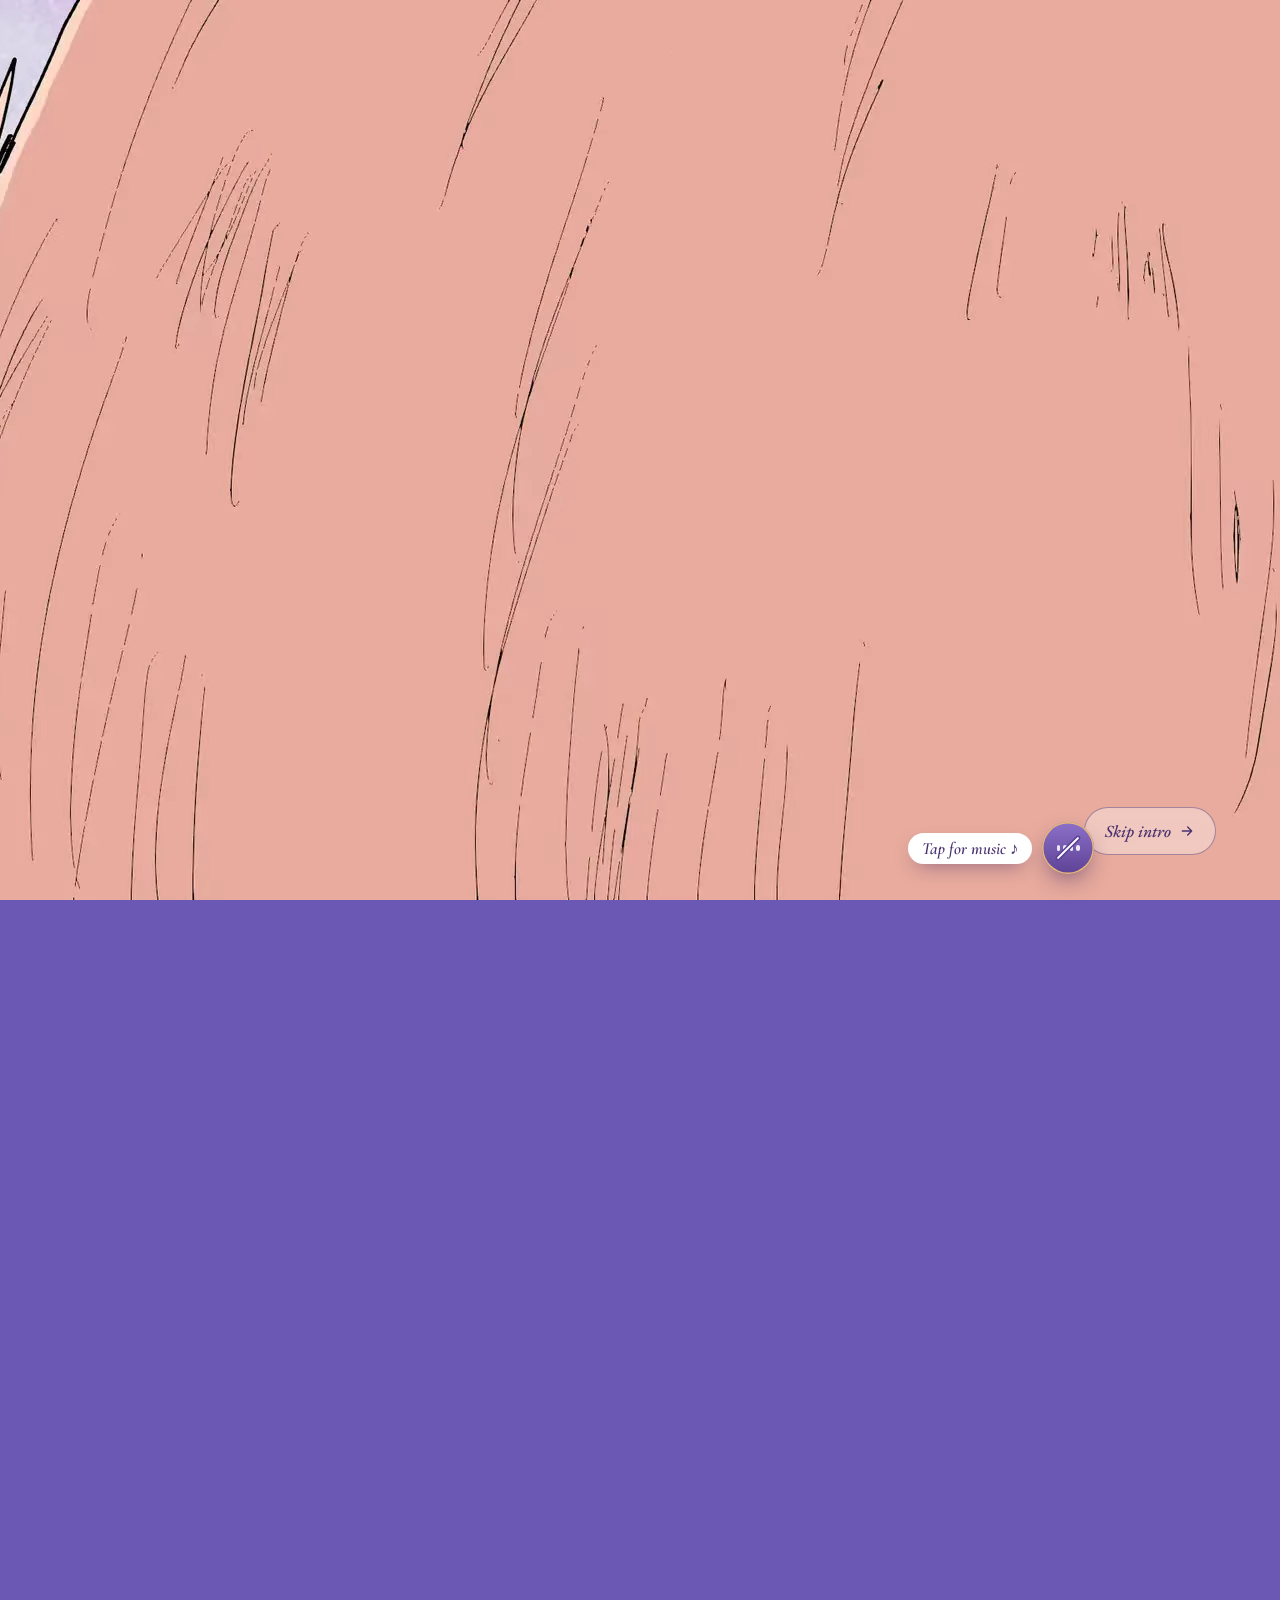
<file: index.html>
<!doctype html>
<html translate="no" lang="en">
<head>
<meta charset="utf-8">
<meta name="google" content="notranslate">
<meta name="viewport" content="width=device-width, initial-scale=1, viewport-fit=cover">
<title>Haya Hassan — 2D Animator & Visual Storyteller</title>
<meta name="description" content="Portfolio of Haya Hassan, a 2D animator, motion designer and visual storyteller bringing characters and stories to life.">
<meta name="theme-color" content="#6f5fb8">
<meta property="og:title" content="Haya Hassan — 2D Animator & Visual Storyteller">
<meta property="og:description" content="Bringing characters and stories to life.">
<meta property="og:image" content="./media/showreel-poster.jpg">
<link rel="icon" href="data:image/svg+xml,%3Csvg xmlns='http://www.w3.org/2000/svg' viewBox='0 0 100 100'%3E%3Cpath d='M50 4 C54 34 66 46 96 50 C66 54 54 66 50 96 C46 66 34 54 4 50 C34 46 46 34 50 4Z' fill='%236b4fb0' stroke='%23e8b878' stroke-width='5'/%3E%3C/svg%3E">
<link rel="preload" href="./fonts/cormorant-garamond-latin-600-italic.woff2" as="font" type="font/woff2" crossorigin>
<link rel="stylesheet" href="css/style.css">
<script>document.documentElement.classList.add('js');try{if(sessionStorage.getItem('hayaIris')){document.documentElement.classList.add('iris-in')}else{document.documentElement.classList.add('is-loading')}}catch(e){document.documentElement.classList.add('is-loading')}</script>
<link rel="preload" as="video" href="./intro/intro.mp4" type="video/mp4">
<link rel="preload" as="image" href="./intro/i000.webp">
</head>
<body data-page="home">

<!-- ============ SVG sprite ============ -->
<svg width="0" height="0" style="position:absolute" aria-hidden="true">
  <defs><linearGradient id="gGold" x1="0" y1="0" x2="1" y2="1"><stop offset="0" stop-color="#fff3c9"/><stop offset=".5" stop-color="#f4c978"/><stop offset="1" stop-color="#e79bc4"/></linearGradient></defs>
  <symbol id="i-sparkle" viewBox="0 0 100 100"><path d="M42 6 C46 38 58 50 90 54 C58 58 46 70 42 102 C38 70 26 58 -6 54 C26 50 38 38 42 6Z" fill="url(#gGold)" stroke="#fff" stroke-width="3.5" stroke-linejoin="round" transform="translate(4 -4) scale(.86)"/><path d="M82 4 C83.5 16 87.5 20 100 21.5 C87.5 23 83.5 27 82 39 C80.5 27 76.5 23 64 21.5 C76.5 20 80.5 16 82 4Z" fill="url(#gGold)" stroke="#fff" stroke-width="2.4" stroke-linejoin="round" transform="translate(-8 4) scale(.7)"/><path d="M22 70 C23 78 26 81 34 82 C26 83 23 86 22 94 C21 86 18 83 10 82 C18 81 21 78 22 70Z" fill="url(#gGold)" stroke="#fff" stroke-width="2.4" stroke-linejoin="round" transform="translate(2 -6)"/></symbol>
  <symbol id="i-star4" viewBox="0 0 100 100"><path d="M50 3 C54 34 66 46 97 50 C66 54 54 66 50 97 C46 66 34 54 3 50 C34 46 46 34 50 3Z" stroke-width="5" stroke-linejoin="round"/></symbol>
  <symbol id="i-star" viewBox="0 0 100 100"><polygon points="50,8 61,38 93,38 67,57 77,89 50,70 23,89 33,57 7,38 39,38" stroke-width="6" stroke-linejoin="round"/></symbol>
  <symbol id="i-flower" viewBox="0 0 100 100"><g stroke-width="4" stroke-linejoin="round"><path d="M50 48 C38 30 40 10 50 8 C60 10 62 30 50 48Z"/><path d="M52 50 C70 38 90 40 92 50 C90 60 70 62 52 50Z"/><path d="M50 52 C62 70 60 90 50 92 C40 90 38 70 50 52Z"/><path d="M48 50 C30 62 10 60 8 50 C10 40 30 38 48 50Z"/></g><circle cx="50" cy="50" r="7" fill="#f3b3cf" stroke-width="3"/></symbol>
  <symbol id="i-arrow" viewBox="0 0 24 24"><path d="M5 12h14M13 6l6 6-6 6" fill="none" stroke="currentColor" stroke-width="2" stroke-linecap="round" stroke-linejoin="round"/></symbol>
  <symbol id="i-up" viewBox="0 0 24 24"><path d="M12 19V5M6 11l6-6 6 6" fill="none" stroke="currentColor" stroke-width="2.2" stroke-linecap="round" stroke-linejoin="round"/></symbol>
  <symbol id="i-play" viewBox="0 0 24 24"><path d="M8 5.500v13l11-6.500z" fill="currentColor"/></symbol>
  <symbol id="i-cap" viewBox="0 0 24 24"><path d="M2 9l10-5 10 5-10 5z M6 11.500V16c0 1.500 3 3 6 3s6-1.500 6-3v-4.500 M22 9v6" fill="none" stroke="currentColor" stroke-width="1.700" stroke-linejoin="round" stroke-linecap="round"/><path d="M2 9l10-5 10 5-10 5z" fill="currentColor" opacity=".9"/></symbol>
  <symbol id="i-bag" viewBox="0 0 24 24"><rect x="3" y="7" width="18" height="13" rx="2.500" fill="currentColor"/><path d="M9 7V5.500A1.500 1.500 0 0 1 10.500 4h3A1.500 1.500 0 0 1 15 5.500V7 M3 13h18" fill="none" stroke="#fcefe9" stroke-width="1.400"/></symbol>
  <symbol id="i-mail" viewBox="0 0 24 24"><rect x="3" y="5" width="18" height="14" rx="2.500" fill="currentColor"/><path d="M4 7l8 6 8-6" fill="none" stroke="#fcefe9" stroke-width="1.600" stroke-linecap="round" stroke-linejoin="round"/></symbol>
  <symbol id="i-in" viewBox="0 0 24 24"><rect x="3" y="3" width="18" height="18" rx="3.500" fill="currentColor"/><path d="M8 10.500V17M8 7.500v.1M11.500 17v-6.500M11.500 13c0-1.700 1-2.700 2.500-2.700s2.500 1 2.500 2.700V17" fill="none" stroke="#fcefe9" stroke-width="1.700" stroke-linecap="round"/></symbol>
  <symbol id="i-pin" viewBox="0 0 24 24"><path d="M12 22s7-6.300 7-12a7 7 0 0 0-14 0c0 5.700 7 12 7 12z" fill="currentColor"/><circle cx="12" cy="10" r="2.600" fill="#fcefe9"/></symbol>
  <symbol id="i-heart" viewBox="0 0 24 24"><path d="M12 20s-7.500-4.500-7.500-10A4.300 4.300 0 0 1 12 7.500 4.300 4.300 0 0 1 19.500 10c0 5.500-7.500 10-7.500 10z" fill="none" stroke="currentColor" stroke-width="1.800" stroke-linejoin="round"/></symbol>
  <!-- castle silhouette -->
  <symbol id="castle" viewBox="0 0 420 260">
    <g fill="currentColor">
      <rect x="20" y="170" width="380" height="90"/>
      <rect x="40" y="110" width="34" height="62"/><polygon points="36,112 57,60 78,112"/>
      <rect x="110" y="90" width="44" height="82"/><polygon points="104,92 132,24 160,92"/>
      <rect x="180" y="40" width="58" height="132"/><polygon points="172,42 209,-8 246,42"/><rect x="207" y="-34" width="3" height="30"/>
      <rect x="266" y="82" width="44" height="90"/><polygon points="260,84 288,20 316,84"/>
      <rect x="340" y="120" width="34" height="52"/><polygon points="336,122 357,72 378,122"/>
      <circle cx="209" cy="26" r="9" opacity=".5"/>
    </g>
    <g fill="#000" opacity=".16"><path d="M170 260v-34a22 22 0 0 1 44 0v34z"/><path d="M60 260v-26a14 14 0 0 1 28 0v26z"/><path d="M300 260v-26a14 14 0 0 1 28 0v26z"/><rect x="198" y="70" width="10" height="22" rx="5"/><rect x="124" y="120" width="10" height="20" rx="5"/><rect x="280" y="110" width="10" height="20" rx="5"/></g>
  </symbol>
  <symbol id="island" viewBox="0 0 420 220">
    <g fill="currentColor"><path d="M10 120 Q210 90 410 120 L360 150 Q320 190 270 200 Q250 214 230 210 Q210 222 190 206 Q150 200 120 160 Z"/></g>
    <g fill="#000" opacity=".12"><path d="M60 140 Q130 170 170 210 Q150 190 120 160Z"/></g>
  </symbol>
</svg>

<!-- ============ Intro loader ============ -->
<div class="iris" id="iris" aria-hidden="true"></div>
<div class="loader" id="loader" role="status" aria-live="polite">
  <video id="introVideo" poster="./intro/i000.webp" muted defaultmuted playsinline webkit-playsinline autoplay preload="auto" disablepictureinpicture aria-hidden="true"><source src="./intro/intro.mp4" type="video/mp4"><source src="./intro/intro.webm" type="video/webm"></video>
  <canvas id="loaderCanvas" aria-hidden="true"></canvas>
  <button class="loader__skip" id="loaderSkip" type="button"><span data-i18n="loader.skip">Skip intro</span> <svg width="16" height="16"><use href="#i-arrow"/></svg></button>
</div>

<!-- cursor system -->
<canvas class="fx" id="fx" aria-hidden="true"></canvas>
<div class="cur" id="cur" aria-hidden="true">
  <div class="cur__bob">
    <img class="cur__img is-on" data-s="normal" src="./cursor/normal.png" alt="">
    <img class="cur__img" data-s="hover" src="./cursor/hover.png" alt="">
    <img class="cur__img" data-s="link" src="./cursor/link.png" alt="">
    <img class="cur__img" data-s="click" src="./cursor/click.png" alt="">
  </div>
  <span class="cur__tag" id="curTag"></span>
</div>
<div class="progress" id="progress" aria-hidden="true"></div>

<!-- ============ Nav ============ -->
<header class="nav" id="nav">
  <a href="#top" class="nav__logo" data-scroll aria-label="Haya — back to top"><svg class="gem" width="26" height="26"><use href="#i-star4"/></svg>Haya<svg class="gem sm" width="12" height="12"><use href="#i-star4"/></svg></a>
  <nav class="nav__links" id="navLinks" aria-label="Main">
    <a href="#process" data-scroll data-i18n="nav.process">Behind the Scenes</a>
    <div class="nav__dd"><a href="#work" data-scroll data-i18n="nav.work">Work</a><div class="nav__sub"><a href="work.html#2d" data-iris data-i18n="cat.2d.label">2D Animation</a><a href="work.html#mg" data-iris data-i18n="cat.mg.label">2D / 3D Motion Graphics</a><a href="work.html#3d" data-iris data-i18n="cat.3d.label">3D Animation</a><a href="work.html#story" data-iris data-i18n="cat.story.label">Storyboard</a><a href="work.html#concept" data-iris data-i18n="cat.concept.label">Concept Art &amp; Illustrations</a><a href="work.html#interior" data-iris data-i18n="cat.interior.label">Interior Design</a></div></div>
    <a href="#about" data-scroll data-i18n="nav.about">About</a>
    <a href="#skills" data-scroll data-i18n="nav.skills">Skills</a>
    <a href="#contact" data-scroll data-i18n="nav.contact">Contact</a>
  </nav>
  <svg class="nav__gem gem" width="30" height="30" aria-hidden="true"><use href="#i-star4"/></svg>
  <button class="nav__burger" id="burger" type="button" aria-label="Open menu" aria-expanded="false" aria-controls="navLinks"><i></i><i></i></button>
</header>

<!-- ============ Sky (page background art) ============ -->
<div class="sky" aria-hidden="true">
  <div class="sky__stars" id="skyStars"></div>
  <div class="sky__cloud c1"></div><div class="sky__cloud c2"></div><div class="sky__cloud c3"></div>
  <svg class="sky__castle k1" data-speed="0.10"><use href="#castle"/></svg>
  <svg class="sky__castle k2" data-speed="0.18"><use href="#castle"/></svg>
</div>

<main id="top">

<!-- ============ HERO ============ -->
<section class="hero" id="hero">
  <div class="hero__sky" aria-hidden="true">
    <svg class="isle i1" data-speed="0.12"><use href="#island"/></svg>
    <svg class="isle i2" data-speed="0.2"><use href="#island"/></svg>
    <svg class="isle-castle ic1" data-speed="0.12"><use href="#castle"/></svg>
  </div>
  <div class="hero__stage" id="stage">
    <canvas id="ballCanvas" aria-hidden="true"></canvas>
    <canvas id="loopCanvas" aria-hidden="true"></canvas>
    <!-- orbit ring around the orb -->
    <svg class="orbit" viewBox="0 0 400 400" aria-hidden="true">
      <defs><linearGradient id="og" x1="0" x2="1"><stop offset="0" stop-color="#f7d9a6" stop-opacity="0"/><stop offset=".5" stop-color="#f7d9a6"/><stop offset="1" stop-color="#f3b3cf" stop-opacity=".2"/></linearGradient></defs>
      <g transform="rotate(-22 200 200)">
        <ellipse cx="200" cy="200" rx="190" ry="62" fill="none" stroke="url(#og)" stroke-width="2.200"/>
        <ellipse cx="200" cy="200" rx="176" ry="54" fill="none" stroke="#f7d9a6" stroke-opacity=".35" stroke-width="1"/>
        <g class="orbit__star"><use href="#i-star4" width="22" height="22" x="-11" y="-11" fill="#fff3d6" stroke="#e8b878"/><animateMotion dur="9s" repeatCount="indefinite" path="M390,200 A190,62 0 1,1 10,200 A190,62 0 1,1 390,200Z"/></g>
        <g class="orbit__star"><use href="#i-star4" width="14" height="14" x="-7" y="-7" fill="#f3b3cf" stroke="#fff"/><animateMotion dur="9s" begin="-4.5s" repeatCount="indefinite" path="M390,200 A190,62 0 1,1 10,200 A190,62 0 1,1 390,200Z"/></g>
      </g>
    </svg>
    <div class="hero__orbtext">
      <h1 class="hero__title" aria-label="Haya Hassan">
        <span class="line" aria-hidden="true"><span class="chars" data-i18n="name1">Haya</span></span>
        <span class="line" aria-hidden="true"><span class="chars" data-i18n="name2">Hassan</span></span>
      </h1>
      <p class="hero__role" data-hero><span data-i18n="hero.role">2D ANIMATION &amp;<br>VISUAL STORYTELLER</span></p>
    </div>
  </div>
  <div class="wrap hero__foot">
    <p class="hero__tag" data-hero data-i18n="hero.tag">Bringing characters<br>and stories to life <svg class="heart" width="20" height="20"><use href="#i-heart"/></svg></p>
    <button class="btn btn--dark" id="reelBtn" data-reel type="button" data-hero data-magnetic><span class="btn__ico"><svg width="16" height="16"><use href="#i-play"/></svg></span><span data-i18n="btn.reel">Watch My Showreel</span></button>
  </div>
</section>

<!-- ============ CLOUD PANEL: work / about / skills / process ============ -->
<div class="panel" id="panel">
<div class="panel__edge panel__edge--top" aria-hidden="true"></div>

<!-- BEHIND THE SCENES -->
<section class="sec process" id="process">
  <div class="wrap process__grid">
    <div class="compare-wrap" data-reveal="left">
      <div class="compare" id="compare" role="group" aria-label="Key drawings compared with the final animation">
        <video id="genkaVideo" src="./media/genka.mp4" muted loop playsinline preload="auto"></video>
        <video id="finalVideo" class="compare__final" src="./media/final.mp4" muted loop playsinline preload="auto" aria-hidden="true"></video>
        <span class="compare__tag l" data-i18n="cmp.l">Key drawings</span><span class="compare__tag r" data-i18n="cmp.r">Final animation</span>
        <div class="compare__handle" id="handle" role="slider" tabindex="0" aria-label="Reveal slider" aria-valuemin="0" aria-valuemax="100" aria-valuenow="50"><i></i><svg width="22" height="22" class="gem"><use href="#i-star4"/></svg></div>
      </div>
      <span class="compare__hint" data-i18n="cmp.hint">Drag to compare ✦</span>
    </div>
    <div class="process__body">
      <span class="num" data-reveal data-i18n="proc.num">I · Process</span>
      <h2 class="h2" data-split data-i18n="proc.h2">Behind<br>the Scenes</h2>
      <p class="note" data-reveal data-i18n="proc.note">From sketches<br>to final animation!</p>
      <button class="btn btn--dark" id="reelBtn2" data-reel type="button" data-reveal data-magnetic><span class="btn__ico"><svg width="16" height="16"><use href="#i-play"/></svg></span><span data-i18n="btn.reel">Watch My Showreel</span></button>
    </div>
  </div>
</section>

<div class="divider" aria-hidden="true"><i></i><svg width="22" height="22" class="gem"><use href="#i-star4"/></svg><i></i></div>

<!-- WORKED WITH -->
<section class="logos" id="clients" aria-label="Clients and studios I have worked with">
  <p class="logos__title" data-reveal><svg class="gem" width="18" height="18"><use href="#i-star4"/></svg> <span data-i18n="logos.title">Worked with</span> <svg class="gem" width="18" height="18"><use href="#i-star4"/></svg></p>
  <div class="logos__rail" id="logoRail">
    <ul class="logos__track" id="logoTrack">
      <li class="lg"><img src="./logos/alex.webp" alt="Alexandria University" width="360" height="154"></li>
      <li class="lg lg--dark"><img src="./logos/nutshell.webp" alt="Nutshell Studios" width="350" height="94"></li>
      <li class="lg"><img src="./logos/kuwait.webp" alt="Kuwait University" width="118" height="200"></li>
      <li class="lg"><img src="./logos/eru.webp" alt="Egyptian Russian University" width="187" height="200"></li>
      <li class="lg"><img src="./logos/stc.webp" alt="stc tv" width="354" height="123"></li>
      <li class="lg"><img src="./logos/hassan.webp" alt="حسان وإخوانه" width="294" height="200"></li>
      <li class="lg lg--txt"><span data-i18n="logos.more">and many more</span><svg class="gem" width="20" height="20"><use href="#i-star4"/></svg></li>
    </ul>
  </div>
</section>

<!-- WORK -->
<section class="sec work" id="work">
  <div class="wrap">
    <div class="sec__head">
      <span class="num" data-reveal data-i18n="work.num">II · Work</span>
      <h2 class="h2" data-split data-i18n="nav.work">Work</h2>
      <p class="note" data-reveal data-i18n="work.note">Pick a category to explore.</p>
    </div>
    <div class="cards" id="cards"></div>
    <div class="cards__more"><a href="work.html" class="btn btn--dark" data-iris data-magnetic><span data-i18n="work.all">View All Work</span><svg width="18" height="18"><use href="#i-arrow"/></svg></a></div>
  </div>
</section>

<div class="divider" aria-hidden="true"><i></i><svg width="22" height="22" class="gem"><use href="#i-star4"/></svg><i></i></div>

<!-- ABOUT -->
<section class="sec about" id="about">
  <div class="wrap about__grid">
    <div class="about__body">
      <span class="num" data-reveal data-i18n="about.num">III · About</span>
      <h2 class="h2" data-split data-i18n="about.h2">About Me</h2>
      <p class="lead" data-reveal data-i18n="about.lead">Hi! I'm Haya Hassan, a 2D animator and visual storyteller based in Alexandria, Egypt. I love bringing characters, emotions, and stories to life through animation — especially children's educational animation. <svg class="heart" width="18" height="18"><use href="#i-heart"/></svg></p>
      <div class="stats" data-reveal>
        <div><b data-count="5" data-suffix="+">0</b><span data-i18n="about.s1">years of animation &amp; motion work</span></div>
        <div><b data-count="5">0</b><span data-i18n="about.s2">countries worked with</span></div>
        <div><b data-count="1" data-prefix="#">0</b><span data-i18n="about.s3">in my animation diploma class</span></div>
      </div>
      <a href="#contact" class="link" data-scroll data-reveal data-i18n="about.more">Learn More <svg width="18" height="18"><use href="#i-arrow"/></svg></a>
    </div>
    <aside class="paper" data-reveal="right">
      <div class="paper__row"><svg width="34" height="34" class="ico"><use href="#i-cap"/></svg><div><h3 data-i18n="edu.h">Education</h3><p data-i18n="edu.p">2D Animation &amp; Motion Graphics Diploma, ITI<br>B.A. Interior Architecture, Alexandria University</p></div></div>
      <div class="paper__row"><svg width="34" height="34" class="ico"><use href="#i-bag"/></svg><div><h3 data-i18n="exp.h">Experience</h3><p data-i18n="exp.p">2D Animator &amp; Motion Designer<br>Egypt · KSA · UAE · Kuwait · Oman</p></div></div>
    </aside>
  </div>
</section>

<div class="divider" aria-hidden="true"><i></i><svg width="22" height="22" class="gem"><use href="#i-star4"/></svg><i></i></div>

<!-- SKILLS -->
<section class="sec skills" id="skills">
  <div class="wrap skills__grid">
    <div class="skills__list">
      <span class="num" data-reveal data-i18n="skills.num">IV · Skills</span>
      <h2 class="h2" data-split data-i18n="skills.h2">Animation<br>Skills</h2>
      <ul>
        <li data-reveal data-i18n="sk1"><svg class="star"><use href="#i-star"/></svg>2D Character Animation</li>
        <li data-reveal data-i18n="sk2"><svg class="star"><use href="#i-star"/></svg>Frame-by-frame Animation</li>
        <li data-reveal data-i18n="sk3"><svg class="star"><use href="#i-star"/></svg>Cutout Animation</li>
        <li data-reveal data-i18n="sk4"><svg class="star"><use href="#i-star"/></svg>Motion Graphics</li>
        <li data-reveal data-i18n="sk5"><svg class="star"><use href="#i-star"/></svg>Visual Storytelling</li>
        <li data-reveal data-i18n="sk6"><svg class="star"><use href="#i-star"/></svg>Storyboarding</li>
      </ul>
    </div>
    <div class="soft">
      <h3 class="h3" data-reveal data-i18n="soft.h"><svg class="gem" width="18" height="18"><use href="#i-star4"/></svg> Software Proficiency</h3>
      <div class="bar" data-pct="90" data-reveal><div><p>Toon Boom Harmony<b>0%</b></p><i><u></u></i></div></div>
      <div class="bar" data-pct="85" data-reveal><div><p>Adobe After Effects<b>0%</b></p><i><u></u></i></div></div>
      <div class="bar" data-pct="90" data-reveal><div><p>Adobe Photoshop<b>0%</b></p><i><u></u></i></div></div>
      <div class="bar" data-pct="85" data-reveal><div><p>Clip Studio Paint<b>0%</b></p><i><u></u></i></div></div>
      <div class="bar" data-pct="80" data-reveal><div><p>Moho<b>0%</b></p><i><u></u></i></div></div>
      <div class="bar" data-pct="75" data-reveal><div><p>Blender<b>0%</b></p><i><u></u></i></div></div>
      <div class="bar" data-pct="70" data-reveal><div><p>Cinema 4D<b>0%</b></p><i><u></u></i></div></div>
    </div>
  </div>
</section>

<div class="panel__edge panel__edge--bot" aria-hidden="true"></div>
</div>

<!-- ============ CONTACT ============ -->
<section class="sec contact" id="contact">
  <svg class="sky__castle k3" data-speed="0.12" aria-hidden="true"><use href="#castle"/></svg>
  <svg class="sky__castle k4" data-speed="0.2" aria-hidden="true"><use href="#castle"/></svg>
  <div class="wrap contact__grid">
    <div class="contact__body">
      <span class="num num--lt" data-reveal data-i18n="contact.num">V · Contact</span>
      <h2 class="h2 h2--xl" data-split data-i18n="contact.h2">Let's Create<br>Together! <svg class="heart" width="44" height="44"><use href="#i-heart"/></svg></h2>
      <ul class="contact__list">
        <li data-reveal><svg width="24" height="24"><use href="#i-mail"/></svg><a href="mailto:hayahassanmahrous@gmail.com" id="mailLink" data-cursor="Copy">hayahassanmahrous@gmail.com</a></li>
        <li data-reveal><svg width="24" height="24"><use href="#i-in"/></svg><a href="https://www.linkedin.com/in/haya-hassan-b6b834412/" target="_blank" rel="noopener">linkedin.com/in/haya-hassan-b6b834412</a></li>
        <li data-reveal><svg width="24" height="24"><use href="#i-pin"/></svg><span><span data-i18n="contact.loc">Alexandria, Egypt</span> · <em id="clock">--:--</em></span></li>
      </ul>
      <a href="mailto:hayahassanmahrous@gmail.com" class="btn btn--dark" data-reveal data-magnetic><span data-i18n="contact.btn">Get in Touch</span><svg width="18" height="18"><use href="#i-arrow"/></svg></a>
    </div>
  </div>
  <footer class="foot">
    <div class="foot__row"><span>© 2026 Haya Hassan</span><button type="button" id="toTop" class="foot__top" aria-label="Back to top"><svg width="22" height="22"><use href="#i-up"/></svg></button></div>
  </footer>
</section>

</main>

<!-- ============ Modal ============ -->
<div class="modal" id="modal" role="dialog" aria-modal="true" aria-label="Viewer" hidden>
  <button class="modal__close" id="modalClose" type="button" aria-label="Close">✕</button>
  <div class="modal__stage" id="modalStage"></div>
  <p class="modal__cap" id="modalCap"></p>
</div>
<div class="toast" id="toast" role="status" aria-live="polite"></div>

<script src="./vendor/gsap.min.js"></script>
<script src="./vendor/ScrollTrigger.min.js"></script>
<script src="./vendor/lenis.min.js"></script>
<script src="js/data.js"></script>
<script src="js/i18n.js"></script>
<script src="js/main.js"></script>
<script src="js/music.js"></script>
</body>
</html>
</file>
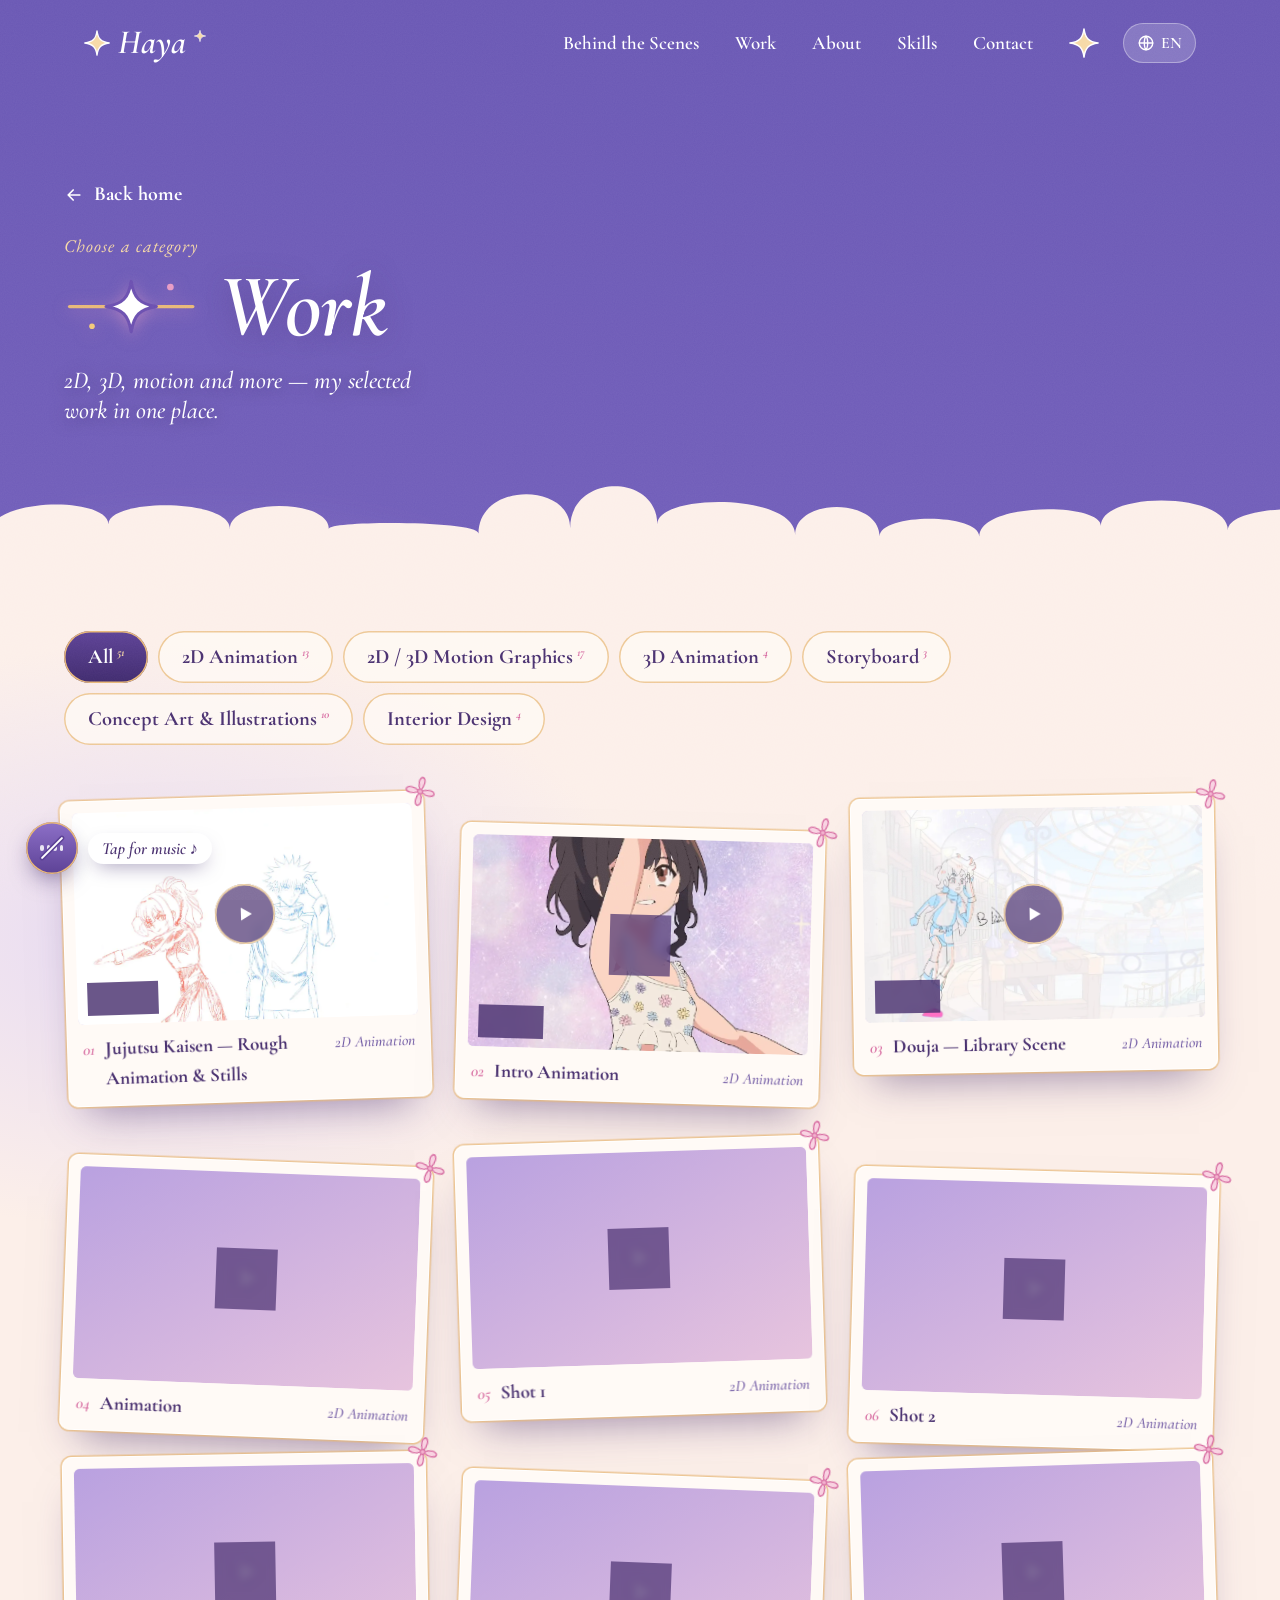
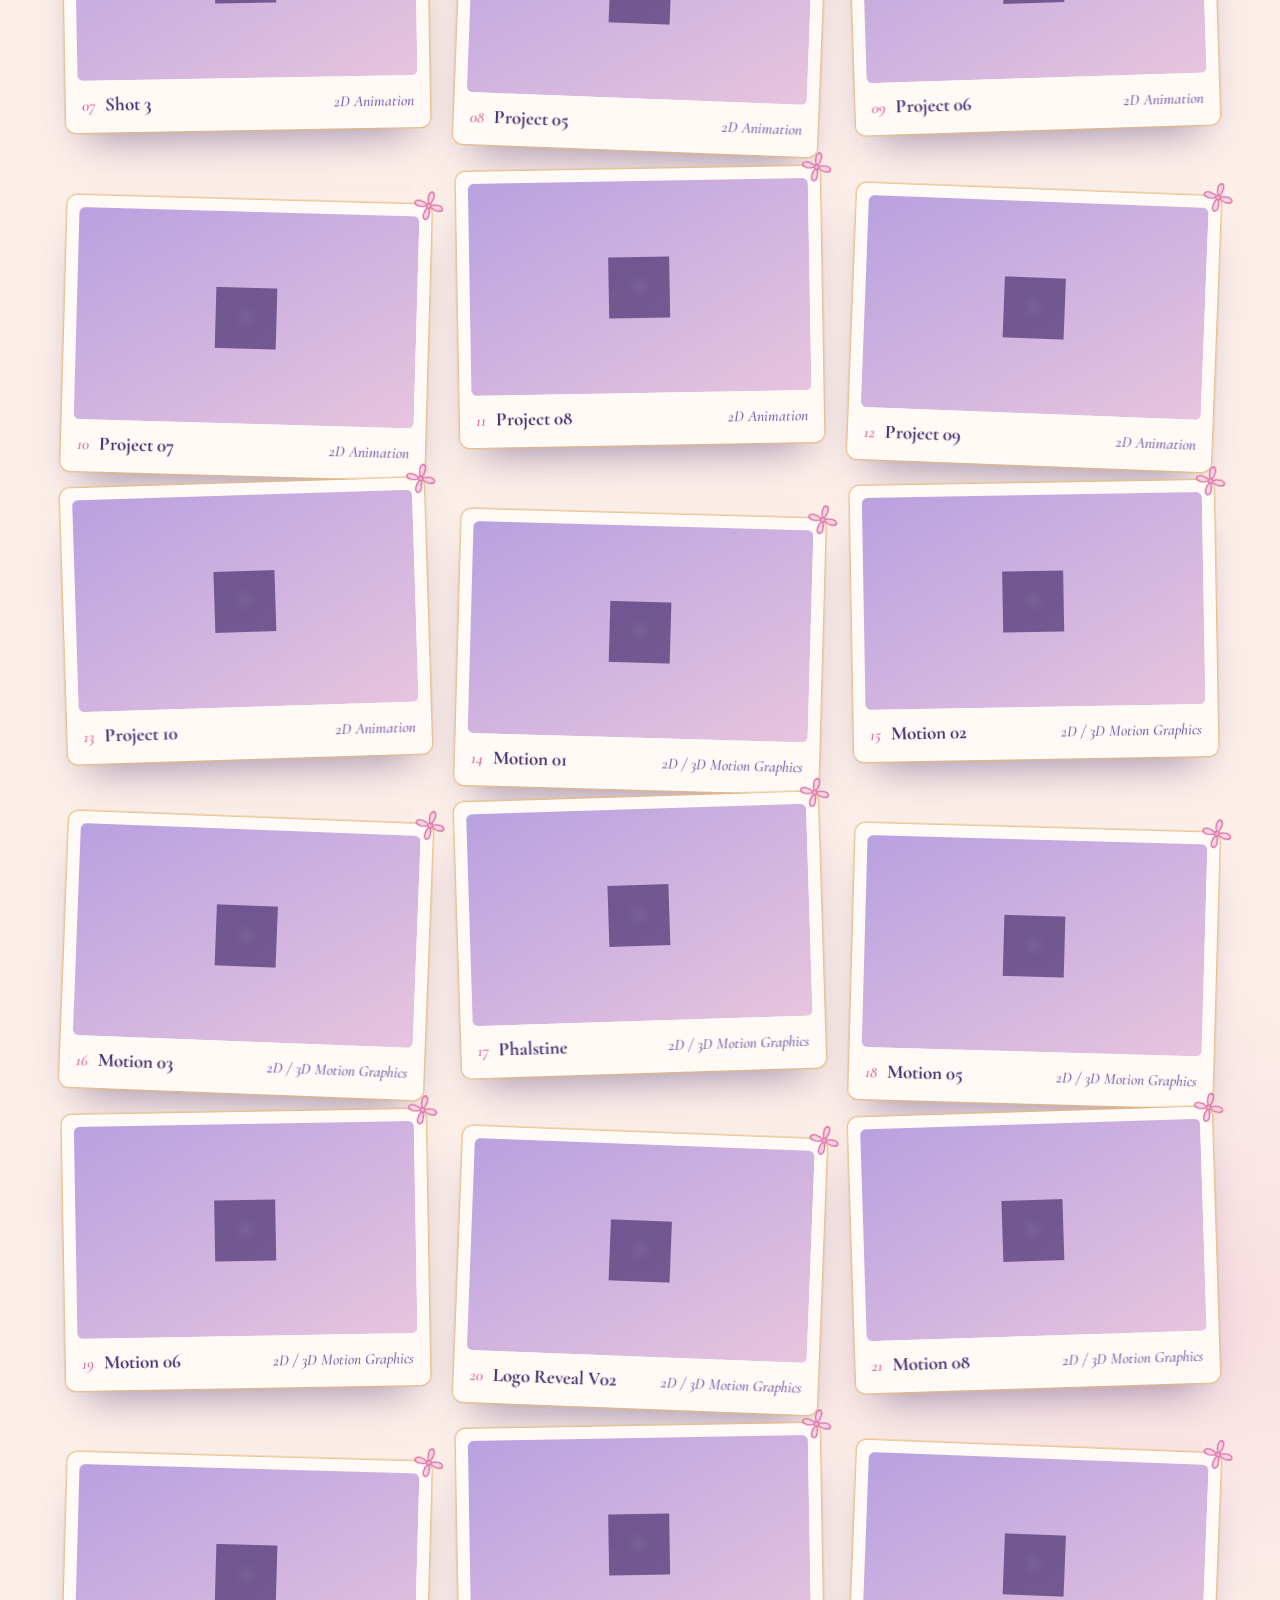
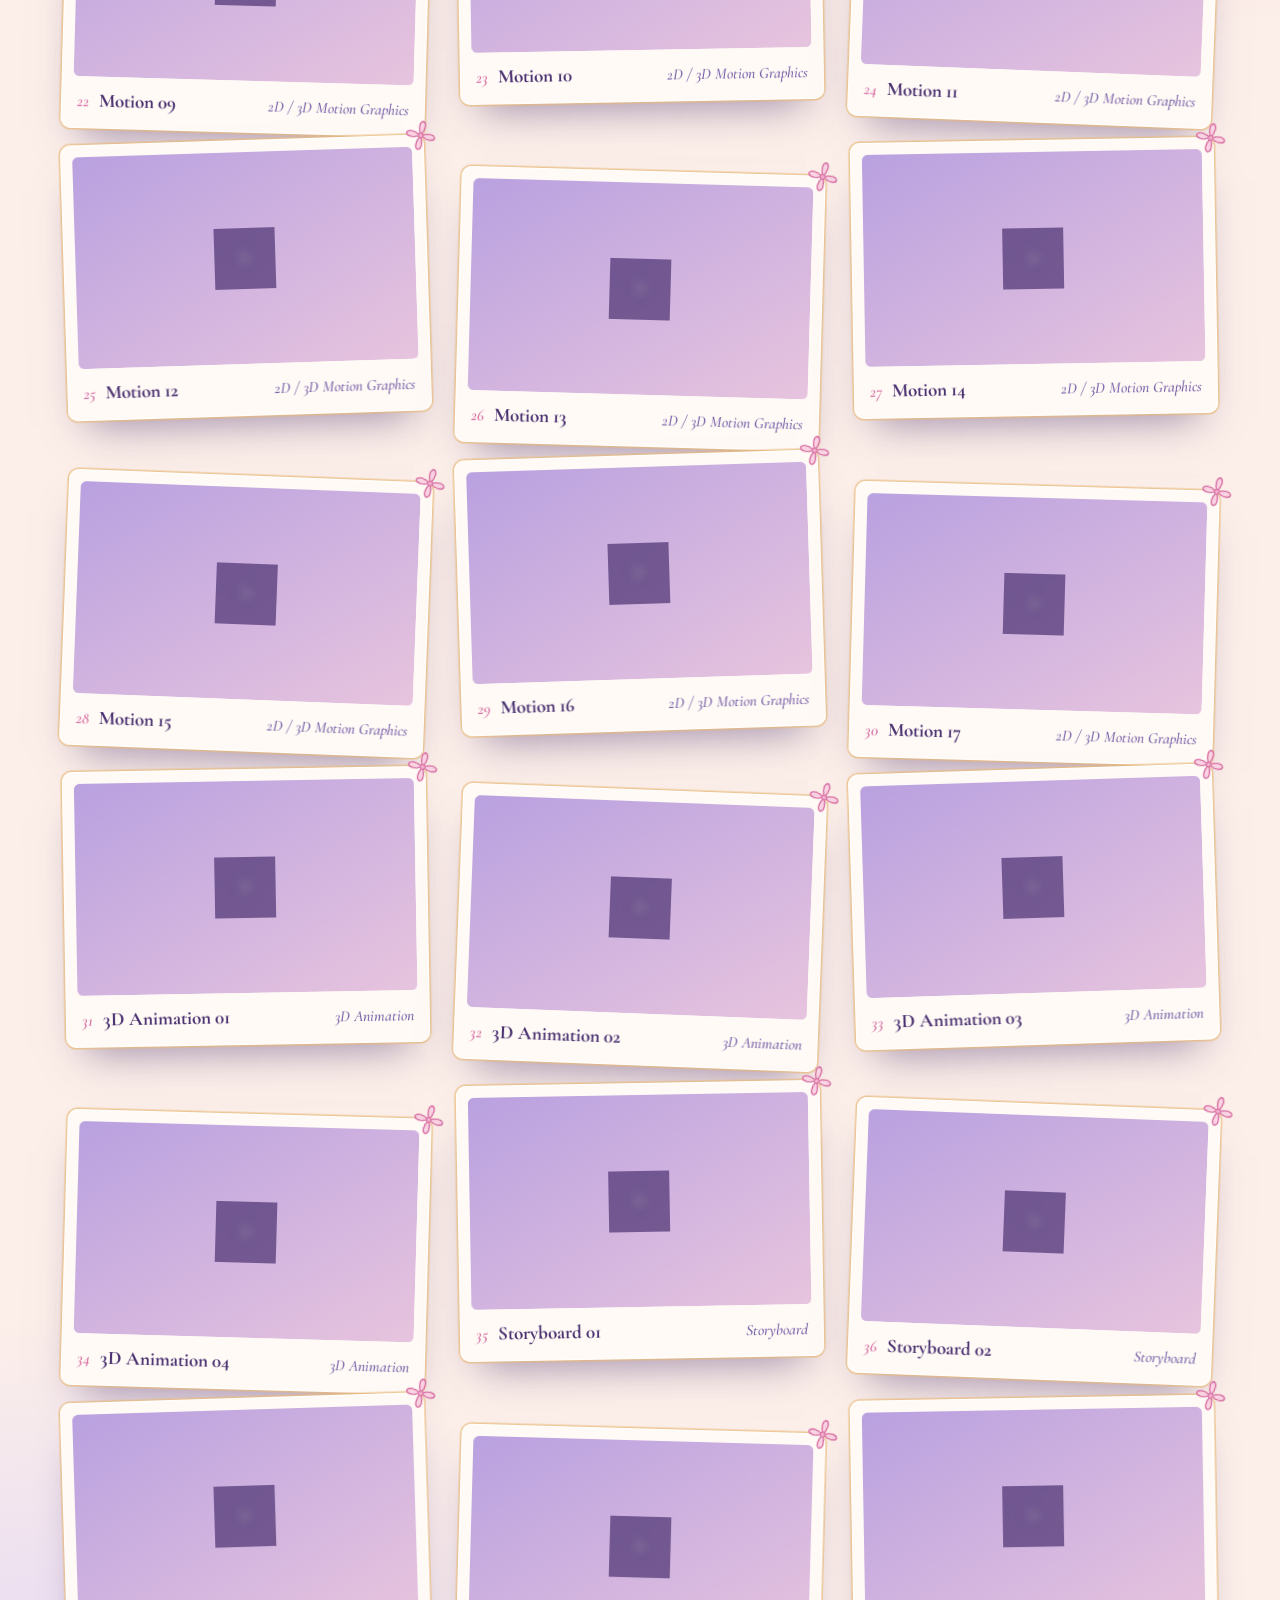
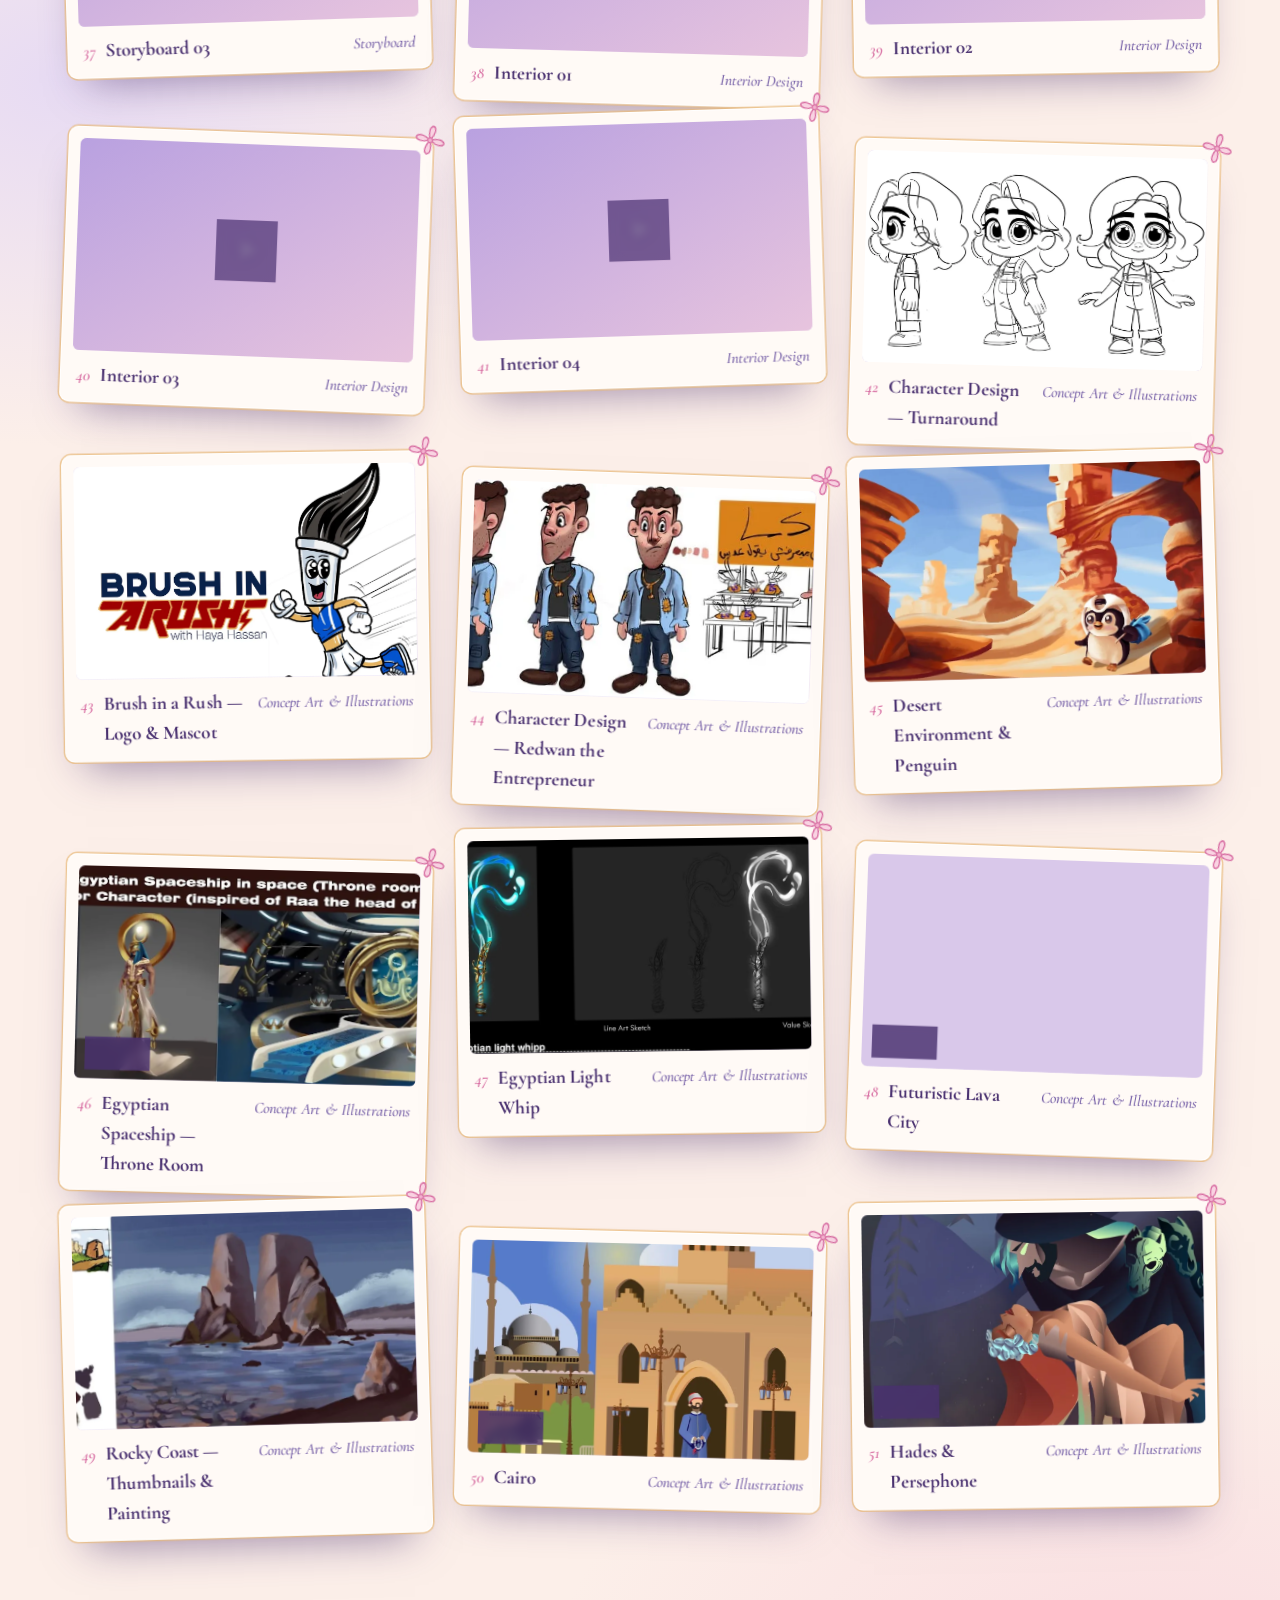
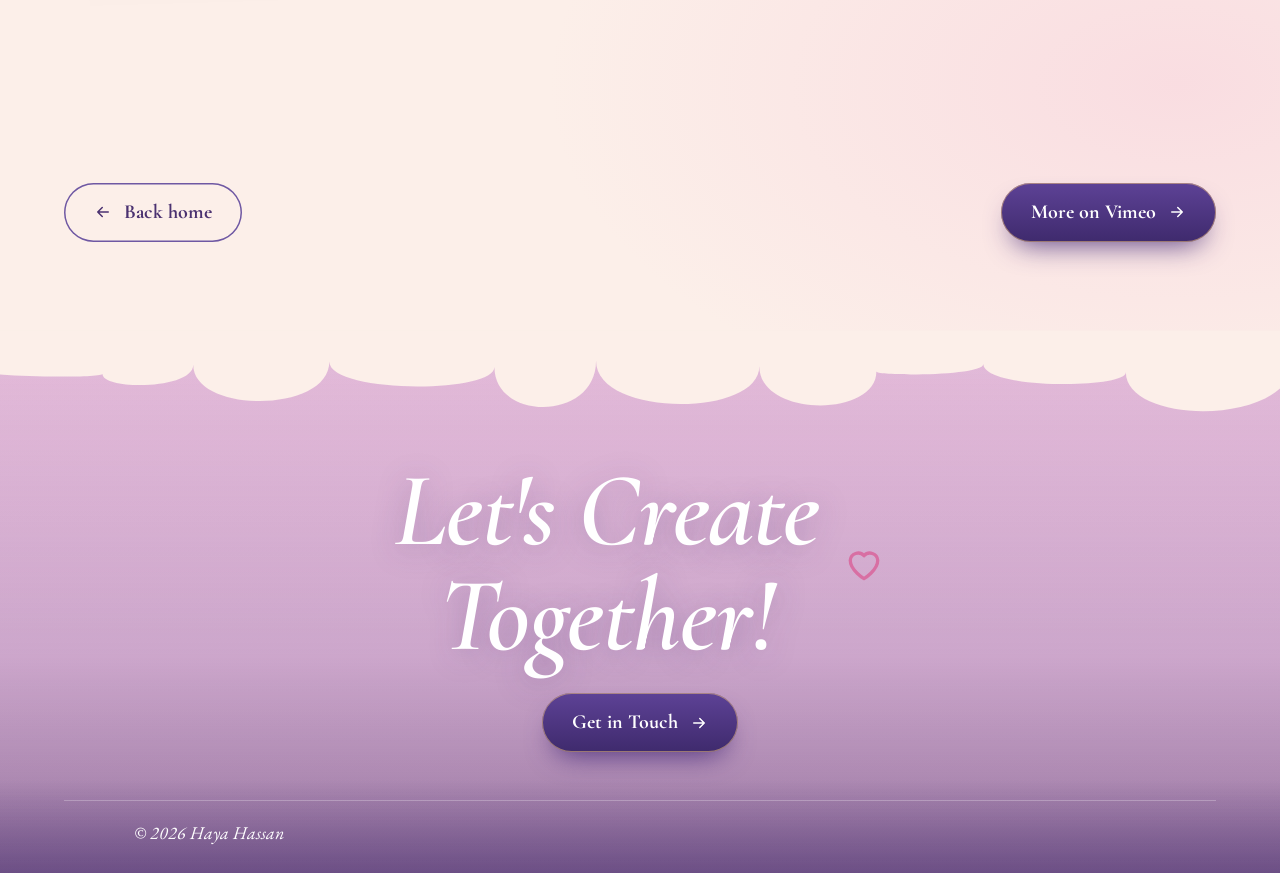
<file: work.html>
<!doctype html>
<html translate="no" lang="en">
<head>
<meta charset="utf-8">
<meta name="google" content="notranslate">
<meta name="viewport" content="width=device-width, initial-scale=1, viewport-fit=cover">
<title>Work — Haya Hassan</title>
<meta name="description" content="Portfolio of Haya Hassan, a 2D animator, motion designer and visual storyteller bringing characters and stories to life.">
<meta name="theme-color" content="#6f5fb8">
<meta property="og:title" content="Haya Hassan — 2D Animator & Visual Storyteller">
<meta property="og:description" content="Bringing characters and stories to life.">
<meta property="og:image" content="./media/showreel-poster.jpg">
<link rel="icon" href="data:image/svg+xml,%3Csvg xmlns='http://www.w3.org/2000/svg' viewBox='0 0 100 100'%3E%3Cpath d='M50 4 C54 34 66 46 96 50 C66 54 54 66 50 96 C46 66 34 54 4 50 C34 46 46 34 50 4Z' fill='%236b4fb0' stroke='%23e8b878' stroke-width='5'/%3E%3C/svg%3E">
<link rel="preload" href="./fonts/cormorant-garamond-latin-600-italic.woff2" as="font" type="font/woff2" crossorigin>
<link rel="stylesheet" href="css/style.css">
<script>document.documentElement.classList.add('js');try{if(sessionStorage.getItem('hayaIris')){document.documentElement.classList.add('iris-in')}else{document.documentElement.classList.add('page')}}catch(e){document.documentElement.classList.add('page')}</script>
</head>
<body data-page="work" class="page-work">
<div class="iris" id="iris" aria-hidden="true"></div>
<!-- ============ SVG sprite ============ -->
<svg width="0" height="0" style="position:absolute" aria-hidden="true">
  <defs><linearGradient id="gGold" x1="0" y1="0" x2="1" y2="1"><stop offset="0" stop-color="#fff3c9"/><stop offset=".5" stop-color="#f4c978"/><stop offset="1" stop-color="#e79bc4"/></linearGradient></defs>
  <symbol id="i-sparkle" viewBox="0 0 100 100"><path d="M42 6 C46 38 58 50 90 54 C58 58 46 70 42 102 C38 70 26 58 -6 54 C26 50 38 38 42 6Z" fill="url(#gGold)" stroke="#fff" stroke-width="3.5" stroke-linejoin="round" transform="translate(4 -4) scale(.86)"/><path d="M82 4 C83.5 16 87.5 20 100 21.5 C87.5 23 83.5 27 82 39 C80.5 27 76.5 23 64 21.5 C76.5 20 80.5 16 82 4Z" fill="url(#gGold)" stroke="#fff" stroke-width="2.4" stroke-linejoin="round" transform="translate(-8 4) scale(.7)"/><path d="M22 70 C23 78 26 81 34 82 C26 83 23 86 22 94 C21 86 18 83 10 82 C18 81 21 78 22 70Z" fill="url(#gGold)" stroke="#fff" stroke-width="2.4" stroke-linejoin="round" transform="translate(2 -6)"/></symbol>
  <symbol id="i-star4" viewBox="0 0 100 100"><path d="M50 3 C54 34 66 46 97 50 C66 54 54 66 50 97 C46 66 34 54 3 50 C34 46 46 34 50 3Z" stroke-width="5" stroke-linejoin="round"/></symbol>
  <symbol id="i-star" viewBox="0 0 100 100"><polygon points="50,8 61,38 93,38 67,57 77,89 50,70 23,89 33,57 7,38 39,38" stroke-width="6" stroke-linejoin="round"/></symbol>
  <symbol id="i-flower" viewBox="0 0 100 100"><g stroke-width="4" stroke-linejoin="round"><path d="M50 48 C38 30 40 10 50 8 C60 10 62 30 50 48Z"/><path d="M52 50 C70 38 90 40 92 50 C90 60 70 62 52 50Z"/><path d="M50 52 C62 70 60 90 50 92 C40 90 38 70 50 52Z"/><path d="M48 50 C30 62 10 60 8 50 C10 40 30 38 48 50Z"/></g><circle cx="50" cy="50" r="7" fill="#f3b3cf" stroke-width="3"/></symbol>
  <symbol id="i-arrow" viewBox="0 0 24 24"><path d="M5 12h14M13 6l6 6-6 6" fill="none" stroke="currentColor" stroke-width="2" stroke-linecap="round" stroke-linejoin="round"/></symbol>
  <symbol id="i-up" viewBox="0 0 24 24"><path d="M12 19V5M6 11l6-6 6 6" fill="none" stroke="currentColor" stroke-width="2.2" stroke-linecap="round" stroke-linejoin="round"/></symbol>
  <symbol id="i-play" viewBox="0 0 24 24"><path d="M8 5.500v13l11-6.500z" fill="currentColor"/></symbol>
  <symbol id="i-cap" viewBox="0 0 24 24"><path d="M2 9l10-5 10 5-10 5z M6 11.500V16c0 1.500 3 3 6 3s6-1.500 6-3v-4.500 M22 9v6" fill="none" stroke="currentColor" stroke-width="1.700" stroke-linejoin="round" stroke-linecap="round"/><path d="M2 9l10-5 10 5-10 5z" fill="currentColor" opacity=".9"/></symbol>
  <symbol id="i-bag" viewBox="0 0 24 24"><rect x="3" y="7" width="18" height="13" rx="2.500" fill="currentColor"/><path d="M9 7V5.500A1.500 1.500 0 0 1 10.500 4h3A1.500 1.500 0 0 1 15 5.500V7 M3 13h18" fill="none" stroke="#fcefe9" stroke-width="1.400"/></symbol>
  <symbol id="i-mail" viewBox="0 0 24 24"><rect x="3" y="5" width="18" height="14" rx="2.500" fill="currentColor"/><path d="M4 7l8 6 8-6" fill="none" stroke="#fcefe9" stroke-width="1.600" stroke-linecap="round" stroke-linejoin="round"/></symbol>
  <symbol id="i-in" viewBox="0 0 24 24"><rect x="3" y="3" width="18" height="18" rx="3.500" fill="currentColor"/><path d="M8 10.500V17M8 7.500v.1M11.500 17v-6.500M11.500 13c0-1.700 1-2.700 2.500-2.700s2.500 1 2.500 2.700V17" fill="none" stroke="#fcefe9" stroke-width="1.700" stroke-linecap="round"/></symbol>
  <symbol id="i-pin" viewBox="0 0 24 24"><path d="M12 22s7-6.300 7-12a7 7 0 0 0-14 0c0 5.700 7 12 7 12z" fill="currentColor"/><circle cx="12" cy="10" r="2.600" fill="#fcefe9"/></symbol>
  <symbol id="i-heart" viewBox="0 0 24 24"><path d="M12 20s-7.500-4.500-7.500-10A4.300 4.300 0 0 1 12 7.500 4.300 4.300 0 0 1 19.500 10c0 5.500-7.500 10-7.500 10z" fill="none" stroke="currentColor" stroke-width="1.800" stroke-linejoin="round"/></symbol>
  <!-- castle silhouette -->
  <symbol id="castle" viewBox="0 0 420 260">
    <g fill="currentColor">
      <rect x="20" y="170" width="380" height="90"/>
      <rect x="40" y="110" width="34" height="62"/><polygon points="36,112 57,60 78,112"/>
      <rect x="110" y="90" width="44" height="82"/><polygon points="104,92 132,24 160,92"/>
      <rect x="180" y="40" width="58" height="132"/><polygon points="172,42 209,-8 246,42"/><rect x="207" y="-34" width="3" height="30"/>
      <rect x="266" y="82" width="44" height="90"/><polygon points="260,84 288,20 316,84"/>
      <rect x="340" y="120" width="34" height="52"/><polygon points="336,122 357,72 378,122"/>
      <circle cx="209" cy="26" r="9" opacity=".5"/>
    </g>
    <g fill="#000" opacity=".16"><path d="M170 260v-34a22 22 0 0 1 44 0v34z"/><path d="M60 260v-26a14 14 0 0 1 28 0v26z"/><path d="M300 260v-26a14 14 0 0 1 28 0v26z"/><rect x="198" y="70" width="10" height="22" rx="5"/><rect x="124" y="120" width="10" height="20" rx="5"/><rect x="280" y="110" width="10" height="20" rx="5"/></g>
  </symbol>
  <symbol id="island" viewBox="0 0 420 220">
    <g fill="currentColor"><path d="M10 120 Q210 90 410 120 L360 150 Q320 190 270 200 Q250 214 230 210 Q210 222 190 206 Q150 200 120 160 Z"/></g>
    <g fill="#000" opacity=".12"><path d="M60 140 Q130 170 170 210 Q150 190 120 160Z"/></g>
  </symbol>
</svg>

<!-- cursor system -->
<canvas class="fx" id="fx" aria-hidden="true"></canvas>
<div class="cur" id="cur" aria-hidden="true">
  <div class="cur__bob">
    <img class="cur__img is-on" data-s="normal" src="./cursor/normal.png" alt="">
    <img class="cur__img" data-s="hover" src="./cursor/hover.png" alt="">
    <img class="cur__img" data-s="link" src="./cursor/link.png" alt="">
    <img class="cur__img" data-s="click" src="./cursor/click.png" alt="">
  </div>
  <span class="cur__tag" id="curTag"></span>
</div>
<div class="progress" id="progress" aria-hidden="true"></div>

<div class="progress" id="progress" aria-hidden="true"></div>

<header class="nav" id="nav">
  <a href="index.html" data-iris class="nav__logo" aria-label="Haya — home"><svg class="gem" width="26" height="26"><use href="#i-star4"/></svg>Haya<svg class="gem sm" width="12" height="12"><use href="#i-star4"/></svg></a>
  <nav class="nav__links" id="navLinks" aria-label="Main">
    <a href="index.html#process" data-iris data-i18n="nav.process">Behind the Scenes</a>
    <div class="nav__dd"><a href="work.html" class="is-active" data-i18n="nav.work">Work</a><div class="nav__sub"><a href="work.html#2d" data-iris data-i18n="cat.2d.label">2D Animation</a><a href="work.html#mg" data-iris data-i18n="cat.mg.label">2D / 3D Motion Graphics</a><a href="work.html#3d" data-iris data-i18n="cat.3d.label">3D Animation</a><a href="work.html#story" data-iris data-i18n="cat.story.label">Storyboard</a><a href="work.html#concept" data-iris data-i18n="cat.concept.label">Concept Art &amp; Illustrations</a><a href="work.html#interior" data-iris data-i18n="cat.interior.label">Interior Design</a></div></div>
    <a href="index.html#about" data-iris data-i18n="nav.about">About</a>
    <a href="index.html#skills" data-iris data-i18n="nav.skills">Skills</a>
    <a href="index.html#contact" data-iris data-i18n="nav.contact">Contact</a>
  </nav>
  <svg class="nav__gem gem" width="30" height="30" aria-hidden="true"><use href="#i-star4"/></svg>
  <button class="nav__burger" id="burger" type="button" aria-label="Open menu" aria-expanded="false" aria-controls="navLinks"><i></i><i></i></button>
</header>

<!-- ============ Sky (page background art) ============ -->
<div class="sky" aria-hidden="true">
  <div class="sky__stars" id="skyStars"></div>
  <div class="sky__cloud c1"></div><div class="sky__cloud c2"></div><div class="sky__cloud c3"></div>
  <svg class="sky__castle k1" data-speed="0.10"><use href="#castle"/></svg>
  <svg class="sky__castle k2" data-speed="0.18"><use href="#castle"/></svg>
</div>

<main id="top">
<section class="wk-hero">
  <div class="wrap">
    <a href="index.html" data-iris class="wk-back"><svg width="20" height="20"><use href="#i-arrow"/></svg><span data-i18n="wk.back">Back home</span></a>
    <span class="num" data-i18n="wk.num">Choose a category</span>
    <h2 class="h2" data-i18n="nav.work">Work</h2>
    <p class="note" data-i18n="wk.note">2D, 3D, motion and more — my selected work in one place.</p>
  </div>
</section>

<div class="panel wk-panel" id="panel">
<div class="panel__edge panel__edge--top" aria-hidden="true"></div>
<section class="sec work" id="work">
  <div class="wrap">
    <div class="tabs" id="tabs" role="tablist" aria-label="Work categories"></div>
    <div class="cards" id="cards"></div>
    <p class="empty" id="emptyMsg" hidden></p>
    <div class="wk-cta">
      <a href="index.html" data-iris class="btn btn--dark btn--ghost" data-magnetic><svg width="18" height="18" style="rotate:180deg"><use href="#i-arrow"/></svg><span data-i18n="wk.back">Back home</span></a>
      <a href="https://vimeo.com/user151338860" target="_blank" rel="noopener" class="btn btn--dark" data-magnetic><span data-i18n="wk.vimeo">More on Vimeo</span><svg width="18" height="18"><use href="#i-arrow"/></svg></a>
    </div>
  </div>
</section>
<div class="panel__edge panel__edge--bot" aria-hidden="true"></div>
</div>

<section class="sec contact wkfoot" style="padding-top:clamp(90px,10vw,160px)">
  <div class="wrap" style="text-align:center;position:relative;z-index:2">
    <h2 class="h2 h2--xl" style="justify-content:center" data-i18n="contact.h2">Let's Create<br>Together! <svg class="heart" width="44" height="44"><use href="#i-heart"/></svg></h2>
    <p style="margin:24px 0 28px"><a href="mailto:hayahassanmahrous@gmail.com" class="btn btn--dark" data-magnetic><span data-i18n="contact.btn">Get in Touch</span><svg width="18" height="18"><use href="#i-arrow"/></svg></a></p>
  </div>
  <footer class="foot"><div class="foot__row"><span>© 2026 Haya Hassan</span></div></footer>
</section>
</main>

<div class="modal" id="modal" role="dialog" aria-modal="true" aria-label="Viewer" hidden>
  <button class="modal__close" id="modalClose" type="button" aria-label="Close">✕</button>
  <div class="modal__stage" id="modalStage"></div>
  <p class="modal__cap" id="modalCap"></p>
</div>
<div class="toast" id="toast" role="status" aria-live="polite"></div>

<script src="./vendor/gsap.min.js"></script>
<script src="./vendor/ScrollTrigger.min.js"></script>
<script src="./vendor/lenis.min.js"></script>
<script src="js/data.js"></script>
<script src="js/i18n.js"></script>
<script src="js/main.js"></script>
<script src="js/music.js"></script>
</body>
</html>
</file>
<file: css/style.css>
/* ============================================================
   Haya Hassan — portfolio · celestial purple
   ============================================================ */
@font-face{font-family:"Cormorant Garamond";font-weight:500;font-style:normal;src:url(../fonts/cormorant-garamond-latin-500-normal.woff2) format("woff2");font-display:swap}
@font-face{font-family:"Cormorant Garamond";font-weight:500;font-style:italic;src:url(../fonts/cormorant-garamond-latin-500-italic.woff2) format("woff2");font-display:swap}
@font-face{font-family:"Cormorant Garamond";font-weight:600;font-style:normal;src:url(../fonts/cormorant-garamond-latin-600-normal.woff2) format("woff2");font-display:swap}
@font-face{font-family:"Cormorant Garamond";font-weight:600;font-style:italic;src:url(../fonts/cormorant-garamond-latin-600-italic.woff2) format("woff2");font-display:swap}
@font-face{font-family:"Cormorant Garamond";font-weight:700;font-style:normal;src:url(../fonts/cormorant-garamond-latin-700-normal.woff2) format("woff2");font-display:swap}
@font-face{font-family:"Cormorant Garamond";font-weight:700;font-style:italic;src:url(../fonts/cormorant-garamond-latin-700-italic.woff2) format("woff2");font-display:swap}
@font-face{font-family:"EB Garamond";font-weight:400;font-style:normal;src:url(../fonts/eb-garamond-latin-400-normal.woff2) format("woff2");font-display:swap}
@font-face{font-family:"EB Garamond";font-weight:400;font-style:italic;src:url(../fonts/eb-garamond-latin-400-italic.woff2) format("woff2");font-display:swap}
@font-face{font-family:"EB Garamond";font-weight:500;font-style:normal;src:url(../fonts/eb-garamond-latin-500-normal.woff2) format("woff2");font-display:swap}
@font-face{font-family:"EB Garamond";font-weight:500;font-style:italic;src:url(../fonts/eb-garamond-latin-500-italic.woff2) format("woff2");font-display:swap}

:root{
  --ink:#4a3170; --ink2:#6f58a3; --lav:#b9a2e8; --lav2:#e2d6f6;
  --panel:#fcefe9; --pink:#f3b3cf; --rose:#d86fa3; --gold:#e8b878; --gold2:#f7d9a6;
  --sky1:#6a58b4; --sky2:#8e77cf; --sky3:#c3a3e2; --sky4:#f0c4d8;
  --f-display:"Cormorant Garamond","Palatino Linotype",Georgia,serif;
  --f-body:"EB Garamond","Palatino Linotype",Georgia,serif;
  --ease:cubic-bezier(.22,1,.36,1);
  --gut:clamp(20px,5vw,72px);
}
*,*::before,*::after{box-sizing:border-box}
html{-webkit-text-size-adjust:100%;overflow-x:clip}
html.lenis,html.lenis body{height:auto}
.lenis.lenis-smooth{scroll-behavior:auto!important}
.lenis.lenis-stopped{overflow:hidden}
html.is-loading,html.is-loading body{overflow:hidden;height:100%}
body{position:relative;margin:0;color:var(--ink);font-family:var(--f-body);font-size:clamp(18px,1.25vw,21px);line-height:1.55;background:var(--sky1);overflow-x:clip}
/* soft film grain */
body::after{content:"";position:fixed;inset:0;z-index:90;pointer-events:none;opacity:.25;mix-blend-mode:soft-light;
  background-image:url("data:image/svg+xml;utf8,<svg xmlns='http://www.w3.org/2000/svg' width='200' height='200'><filter id='n'><feTurbulence type='fractalNoise' baseFrequency='.9' numOctaves='2' stitchTiles='stitch'/><feColorMatrix values='0 0 0 0 1  0 0 0 0 1  0 0 0 0 1  0 0 0 .5 0'/></filter><rect width='100%' height='100%' filter='url(%23n)'/></svg>")}
img{max-width:100%;display:block}
a{color:inherit}
button{font:inherit;color:inherit;background:none;border:0;padding:0;cursor:pointer}
::selection{background:var(--rose);color:#fff}
:focus-visible{outline:3px solid var(--rose);outline-offset:4px;border-radius:8px}
svg{display:block}
.wrap{width:min(1320px,100% - var(--gut)*2);margin-inline:auto;position:relative}
.gem{fill:#6b4fb0;stroke:var(--gold);stroke-width:5}
.star{fill:var(--gold);stroke:#b98649;stroke-width:5}

/* ---------------- loader ---------------- */
.loader{position:fixed;inset:0;z-index:200;background:#d9c8ea;color:var(--ink);display:grid;place-items:center;overflow:hidden}
.loader canvas{position:absolute;inset:0;width:100%;height:100%;transform-origin:50% 55%}
.loader__ui{position:absolute;left:var(--gut);bottom:clamp(24px,5vh,56px);display:grid;gap:10px;width:min(320px,60vw);transition:opacity .5s}
.loader__count{font-family:var(--f-display);font-style:italic;font-weight:600;font-size:clamp(54px,8vw,110px);line-height:.9;color:var(--ink);text-shadow:0 0 30px rgba(255,255,255,.9)}
.loader__count small{font-size:.35em;margin-left:4px;opacity:.7}
.loader__bar{height:3px;border-radius:3px;background:rgba(74,49,112,.18);overflow:hidden}
.loader__bar i{display:block;height:100%;width:0;background:linear-gradient(90deg,var(--lav),var(--gold),var(--pink))}
.loader__hint{margin:0;font-style:italic;font-size:17px;opacity:.8}
.loader__skip{position:absolute;right:var(--gut);bottom:clamp(24px,5vh,56px);display:flex;gap:8px;align-items:center;padding:10px 20px;border:1.5px solid rgba(74,49,112,.45);border-radius:99px;font-weight:500;font-style:italic;font-size:17px;backdrop-filter:blur(6px);background:rgba(255,255,255,.35);transition:.3s}
.loader__skip:hover{background:var(--ink);color:#fff}
.loader.is-playing .loader__ui{opacity:0}

/* ---------------- custom cursor (sprites from your cursor board) ---------------- */
.fx{position:fixed;inset:0;width:100%;height:100%;z-index:297;pointer-events:none;display:none}
.cur{position:fixed;left:0;top:0;z-index:300;pointer-events:none;display:none;will-change:transform}
.has-cursor .cur,.has-cursor .fx{display:block}
html.has-cursor,.has-cursor *{cursor:none!important}
.cur__bob{position:relative;width:0;height:0;animation:curbob 3.2s ease-in-out infinite}
@keyframes curbob{50%{translate:0 -4px}}
.cur__img{position:absolute;left:0;top:0;width:calc(var(--w,84px) * var(--k,1));height:auto;max-width:none;opacity:0;transform-origin:var(--hx,40%) var(--hy,50%);
  translate:calc(var(--hx,40%) * -1) calc(var(--hy,50%) * -1);scale:.7;transition:opacity .22s,scale .35s var(--ease);filter:drop-shadow(0 4px 10px rgba(80,40,160,.45))}
.cur__img.is-on{opacity:1;scale:1}
.cur__tag{position:absolute;left:34px;top:22px;padding:4px 14px;border-radius:99px;background:var(--ink);color:#fff;font-style:italic;font-size:16px;white-space:nowrap;opacity:0;scale:.6;transform-origin:left top;transition:.3s var(--ease)}
.cur__tag.is-on{opacity:1;scale:1}
.burst{position:fixed;z-index:298;pointer-events:none;width:200px;height:auto;filter:drop-shadow(0 0 10px rgba(120,80,220,.7))}
.progress{position:fixed;left:0;top:0;height:3px;width:100%;z-index:80;background:linear-gradient(90deg,var(--lav),var(--gold),var(--pink));transform-origin:left;transform:scaleX(0)}

/* ---------------- nav ---------------- */
.nav{position:fixed;z-index:70;top:14px;left:0;right:0;margin-inline:auto;width:min(1320px,100% - var(--gut)*2);display:flex;align-items:center;justify-content:space-between;gap:20px;
  padding:8px 20px;border-radius:99px;transition:transform .6s var(--ease),background .4s,box-shadow .4s,backdrop-filter .4s;color:#fff}
.nav.is-solid{background:rgba(88,66,150,.62);backdrop-filter:blur(14px) saturate(1.3);-webkit-backdrop-filter:blur(14px) saturate(1.3);box-shadow:0 10px 34px -12px rgba(40,20,90,.55),inset 0 0 0 1px rgba(255,255,255,.14)}
.nav.is-hidden{transform:translateY(-140%)}
.nav__logo{font-family:var(--f-display);font-style:italic;font-weight:600;font-size:34px;line-height:1;text-decoration:none;display:flex;align-items:center;gap:8px}
.nav__logo .gem{fill:var(--gold2);stroke:#fff;stroke-width:4;transition:rotate .8s var(--ease)}
.nav__logo:hover .gem{rotate:180deg}
.nav__logo .sm{margin-top:-14px}
.nav__links{display:flex;gap:4px;margin-left:auto}
.nav__links a{font-family:var(--f-display);font-weight:600;font-size:19px;text-decoration:none;padding:6px 16px;border-radius:99px;position:relative;transition:background .3s,color .3s}
.nav__links a::after{content:"";position:absolute;left:50%;bottom:-2px;width:5px;height:5px;margin-left:-2.500px;border-radius:50%;background:var(--gold2);scale:0;transition:scale .4s var(--ease)}
.nav__links a:hover::after,.nav__links a.is-active::after{scale:1}
.nav__gem{fill:var(--gold2);stroke:#fff;stroke-width:4;animation:spin 14s linear infinite}
@keyframes spin{to{rotate:360deg}}
.nav__burger{display:none;width:44px;height:44px;border-radius:50%;background:rgba(255,255,255,.2);place-content:center;gap:6px}
.nav__burger i{display:block;width:20px;height:2px;background:#fff;border-radius:2px;transition:.4s var(--ease)}
.nav__burger[aria-expanded=true] i:first-child{transform:translateY(4px) rotate(45deg)}
.nav__burger[aria-expanded=true] i:last-child{transform:translateY(-4px) rotate(-45deg)}

/* ---------------- sky ---------------- */
.sky{position:absolute;inset:0;z-index:-1;overflow:hidden;pointer-events:none;
  background:linear-gradient(180deg,var(--sky1) 0,#7e69c4 22%,var(--sky2) 42%,var(--sky3) 70%,var(--sky4) 100%)}
.sky__stars i{position:absolute;display:block;width:var(--s);height:var(--s);background:#fff;opacity:.0;
  clip-path:polygon(50% 0,58% 42%,100% 50%,58% 58%,50% 100%,42% 58%,0 50%,42% 42%);animation:tw var(--d) ease-in-out infinite;animation-delay:var(--dl)}
@keyframes tw{0%,100%{opacity:.05;scale:.6}50%{opacity:.95;scale:1.1}}
.sky__cloud{position:absolute;border-radius:50%;filter:blur(46px);opacity:.55;background:#f6d6ec;animation:drift 40s ease-in-out infinite alternate}
.sky__cloud.c1{width:620px;height:240px;left:-8%;top:8%}
.sky__cloud.c2{width:760px;height:260px;right:-12%;top:34%;background:#d8c4f4;animation-duration:55s}
.sky__cloud.c3{width:700px;height:260px;left:-10%;top:62%;background:#f6cfe3;animation-duration:48s}
@keyframes drift{to{translate:80px 20px}}
.sky__castle{position:absolute;color:rgba(106,84,176,.28);width:340px;height:210px}
.sky__castle.k1{left:-30px;top:900px}.sky__castle.k2{right:-40px;top:2600px;width:420px;height:260px}

/* ---------------- type / shared ---------------- */
.num{display:inline-block;font-style:italic;font-size:18px;letter-spacing:.06em;color:var(--rose);margin-bottom:2px}
.num--lt{color:var(--ink)}
.h2{font-family:var(--f-display);font-style:italic;font-weight:600;font-size:clamp(52px,7vw,104px);line-height:1;margin:0;color:var(--ink);letter-spacing:-.01em;display:flex;align-items:center;gap:.22em;flex-wrap:wrap}
.h2 .gem.lg{flex:none;width:.52em;height:.52em;margin-top:.08em;animation:spin 18s linear infinite}
.h2--xl{font-size:clamp(58px,8.2vw,124px);color:#fff;text-shadow:0 4px 30px rgba(74,49,112,.35)}
.h3{font-family:var(--f-display);font-weight:700;font-size:24px;margin:0 0 20px;color:var(--ink);display:flex;gap:8px;align-items:center}
.lead{max-width:48ch;font-size:clamp(19px,1.5vw,23px)}
.note{font-style:italic;font-size:clamp(21px,1.9vw,28px);line-height:1.25;color:var(--ink2);margin:14px 0 0;font-family:var(--f-display);font-weight:500}
.heart{display:inline-block;color:var(--rose);vertical-align:-3px}
.word{display:inline-block;will-change:transform}
.btn{display:inline-flex;align-items:center;gap:12px;font-family:var(--f-display);font-weight:700;font-size:20px;text-decoration:none;color:#fff;background:linear-gradient(180deg,#5d4296,#3f2a6d);padding:14px 30px;border-radius:99px;
  box-shadow:0 14px 28px -12px rgba(50,25,110,.8),inset 0 0 0 1px rgba(232,184,120,.55);position:relative;overflow:hidden;isolation:isolate;transition:box-shadow .4s}
.btn::before{content:"";position:absolute;inset:0;background:linear-gradient(180deg,#b685e8,#8b62d1);translate:0 101%;border-radius:50% 50% 0 0/40% 40% 0 0;transition:translate .5s var(--ease),border-radius .5s var(--ease);z-index:-1}
.btn:hover::before{translate:0 0;border-radius:0}
.btn:hover{box-shadow:0 18px 34px -10px rgba(139,98,209,.8),inset 0 0 0 1px rgba(247,217,166,.9)}
.btn svg{transition:translate .4s var(--ease)}
.btn:hover svg{translate:4px 0}
.btn__ico{display:grid;place-items:center;width:30px;height:30px;border-radius:50%;background:var(--gold);color:#3f2a6d}
.btn__ico svg{translate:1px 0}
.link{display:inline-flex;gap:8px;align-items:center;font-family:var(--f-display);font-weight:700;font-size:21px;text-decoration:none;position:relative;margin-top:20px}
.link::after{content:"";position:absolute;left:0;right:26px;bottom:-2px;height:1.5px;background:var(--ink);transform-origin:left;transition:transform .5s var(--ease)}
.link:hover::after{transform:scaleX(.25)}
.js:not(.no-gsap) [data-reveal]{opacity:0}
.js:not(.no-gsap) [data-hero]{opacity:0}

/* ---------------- hero ---------------- */
.hero{position:relative;height:100svh;min-height:600px;overflow:clip}
.hero__sky .isle{position:absolute;color:rgba(212,190,246,.55);width:260px;height:140px}
.hero__sky .i1{left:-2%;top:22%}.hero__sky .i2{left:1%;top:60%;width:160px;height:88px;color:rgba(212,190,246,.4)}
.hero__sky .isle-castle{position:absolute;left:1.5%;top:12.5%;width:170px;height:104px;color:rgba(130,104,200,.55)}
/* full-bleed stage: JS sets --ox/--oy (frame offset) and --u (1% of frame width) so the orb text tracks the art */
.hero__stage{position:absolute;inset:0;background:linear-gradient(100deg,#e56df2,#f5b3f8 60%,#f7c4f8);--ox:0px;--oy:0px;--u:14px}
.hero__stage canvas{position:absolute;inset:0;width:100%;height:100%}
.orbit{position:absolute;left:calc(var(--ox) + var(--u) * 33.2);top:calc(var(--oy) + var(--u) * 19.29);width:calc(var(--u) * 68);height:calc(var(--u) * 68);translate:-50% -50%;pointer-events:none;overflow:visible}
.orbit__star{filter:drop-shadow(0 0 4px rgba(255,230,170,.9))}
.hero__orbtext{position:absolute;left:calc(var(--ox) + var(--u) * 33.2);top:calc(var(--oy) + var(--u) * 19.29);translate:-50% -50%;width:calc(var(--u) * 34);text-align:center;color:#fff;z-index:3}
.hero__title{margin:0;font-family:var(--f-display);font-weight:500;font-size:calc(var(--u) * 9.4);line-height:.88;letter-spacing:-.01em;text-shadow:0 0 calc(var(--u) * .6) rgba(255,255,255,.9),0 0 calc(var(--u) * 2.4) rgba(214,160,255,.95),0 calc(var(--u) * .3) calc(var(--u) * 1.4) rgba(60,20,110,.55)}
.hero__title .line{display:block}
.hero__title .ch{display:inline-block;will-change:transform}
.hero__role{margin:calc(var(--u) * 1.4) 0 0;font-family:var(--f-display);font-weight:600;font-size:max(13px,calc(var(--u) * 1.65));letter-spacing:.14em;line-height:1.35;color:#fff;text-shadow:0 0 calc(var(--u) * 1.4) rgba(60,20,110,.8)}
.hero__foot{position:absolute;left:0;right:0;bottom:calc(clamp(70px,9vw,150px) + clamp(14px,2.4vw,40px));display:flex;align-items:center;gap:clamp(20px,3vw,48px);flex-wrap:wrap;z-index:6;margin-inline:auto}
.hero::after{content:"";position:absolute;left:0;right:0;bottom:0;height:42%;background:linear-gradient(transparent,rgba(58,34,112,.38));pointer-events:none;z-index:2}
.hero__tag{margin:0;font-family:var(--f-display);font-style:italic;font-weight:500;font-size:clamp(26px,2.8vw,40px);line-height:1.12;color:#fff;text-shadow:0 2px 20px rgba(74,49,112,.6)}
.hero__tag .heart{color:var(--pink)}

/* ---------------- cloud panel ---------------- */
.panel{position:relative;background:var(--panel);margin-top:0;z-index:4}
.panel::before{content:"";position:absolute;inset:0;pointer-events:none;
  background:radial-gradient(700px 420px at 12% 6%,rgba(226,214,246,.8),transparent 70%),radial-gradient(800px 480px at 95% 38%,rgba(243,179,207,.28),transparent 70%),radial-gradient(800px 520px at 5% 70%,rgba(226,214,246,.8),transparent 70%),radial-gradient(900px 500px at 92% 96%,rgba(243,179,207,.3),transparent 70%)}
.panel__edge{position:absolute;left:-1%;width:102%;height:clamp(70px,9vw,150px);background:url(../img/cloud-edge-a.svg) center bottom/100% 100% no-repeat;pointer-events:none}
.panel__edge--top{top:calc(clamp(70px,9vw,150px) * -1 + 1px)}
.panel__edge--bot{bottom:calc(clamp(70px,9vw,150px) * -1 + 1px);scale:-1 -1;background-image:url(../img/cloud-edge-b.svg)}
.panel>*{position:relative}
.panel>.panel__edge{position:absolute}
.sec{position:relative;padding:clamp(60px,7vw,110px) 0}
.divider{display:flex;align-items:center;gap:18px;width:min(900px,80%);margin:0 auto;opacity:.9}
.divider i{flex:1;height:1px;background:linear-gradient(90deg,transparent,var(--gold),transparent)}

/* ---------------- worked with (marquee) ---------------- */
.logos{position:relative;padding:clamp(30px,4vw,60px) 0 clamp(20px,3vw,40px);overflow:hidden}
.logos__title{display:flex;justify-content:center;align-items:center;gap:12px;margin:0 0 clamp(18px,2.4vw,34px);font-family:var(--f-display);font-style:italic;font-weight:600;font-size:clamp(26px,2.6vw,38px);color:var(--ink)}
.logos__rail{position:relative;-webkit-mask-image:linear-gradient(90deg,transparent,#000 9%,#000 91%,transparent);mask-image:linear-gradient(90deg,transparent,#000 9%,#000 91%,transparent)}
.logos__track{display:flex;gap:clamp(16px,2vw,28px);list-style:none;margin:0;padding:10px 0 18px;width:max-content;will-change:transform}
.lg{flex:none;display:grid;place-items:center;height:clamp(78px,7vw,104px);min-width:clamp(120px,11vw,170px);padding:0 clamp(18px,2vw,30px);border-radius:20px;background:#fff;
  box-shadow:0 0 0 1.5px rgba(232,184,120,.7),0 14px 24px -14px rgba(74,49,112,.5);transition:translate .5s var(--ease),box-shadow .4s}
.lg img{height:clamp(44px,4.4vw,64px);width:auto;max-width:200px;object-fit:contain;filter:grayscale(1) opacity(.72);transition:filter .5s}
.lg:hover{translate:0 -6px;box-shadow:0 0 0 1.5px var(--gold),0 22px 30px -14px rgba(111,88,163,.7)}
.lg:hover img{filter:none}
.lg--dark{background:#000;padding:0 clamp(16px,1.6vw,24px)}
.lg--dark img{filter:opacity(.85)}
.lg--txt{gap:10px;background:linear-gradient(180deg,#5d4296,#3f2a6d);color:#fff;font-family:var(--f-display);font-style:italic;font-weight:600;font-size:clamp(20px,1.8vw,26px);white-space:nowrap}
.lg--txt .gem{fill:var(--gold2);stroke:#fff;stroke-width:4}

/* ---------------- work ---------------- */
.sec__head{margin-bottom:clamp(26px,4vw,56px)}
.cards{display:grid;grid-template-columns:repeat(3,1fr);gap:clamp(22px,3vw,48px) clamp(16px,2.4vw,36px);align-items:start}
.card{display:block;text-align:left;perspective:1000px;position:relative;rotate:var(--rot,0deg);translate:var(--tx,0) var(--ty,0);transition:rotate .6s var(--ease)}
.card:nth-child(4n+1){--rot:-1.8deg}.card:nth-child(4n+2){--rot:1.6deg;--ty:clamp(10px,2.4vw,34px)}.card:nth-child(4n+3){--rot:-1deg}.card:nth-child(4n){--rot:2.2deg;--ty:clamp(6px,1.6vw,22px)}
.card:hover{rotate:0deg;z-index:5}
.card__in{display:block;position:relative;background:#fffaf6;padding:clamp(8px,1vw,12px) clamp(8px,1vw,12px) 0;border-radius:10px;
  box-shadow:0 0 0 1.5px rgba(232,184,120,.75),0 24px 40px -20px rgba(74,49,112,.55),inset 0 0 0 1px #fff;transform-style:preserve-3d;will-change:transform;transition:box-shadow .5s}
.card:hover .card__in{box-shadow:0 0 0 1.5px var(--gold),0 36px 54px -20px rgba(111,88,163,.7),inset 0 0 0 1px #fff}
.card__img{display:block;overflow:hidden;border-radius:6px;aspect-ratio:16/10;background:#d9c8ea;position:relative}
.card__img img{width:100%;height:100%;object-fit:cover;transition:transform 1.1s var(--ease)}
.card:hover .card__img img{transform:scale(1.08)}
.card__play{position:absolute;left:50%;top:50%;translate:-50% -50%;width:60px;height:60px;border-radius:50%;display:grid;place-items:center;background:rgba(74,49,112,.7);color:#fff;box-shadow:inset 0 0 0 1.5px var(--gold2);backdrop-filter:blur(4px);transition:scale .5s var(--ease),background .3s}
.card:hover .card__play{scale:1.18;background:rgba(139,98,209,.9)}
.card__cap{display:flex;gap:10px;align-items:baseline;padding:10px 4px 12px;font-family:var(--f-display);font-weight:700;font-size:clamp(18px,1.5vw,22px);color:var(--ink)}
.card__cap b{color:var(--rose);font-style:italic;font-weight:600;font-size:.85em}
.card__cap em{font-weight:500;margin-left:auto;font-size:.82em;color:var(--ink2)}
.card__desc{display:-webkit-box;padding:0 4px 14px;margin-top:-4px;font-size:16px;line-height:1.4;color:var(--ink2);-webkit-line-clamp:3;-webkit-box-orient:vertical;overflow:hidden}
.card__flower{position:absolute;right:-14px;top:-16px;width:34px;height:34px;fill:#f9d3e2;stroke:var(--rose);z-index:4;rotate:14deg;transition:rotate .8s var(--ease)}
.card:hover .card__flower{rotate:194deg}
.cards__more{display:flex;justify-content:flex-end;margin-top:clamp(30px,4vw,60px)}

/* ---------------- about ---------------- */
.about__grid{display:grid;grid-template-columns:minmax(0,.9fr) minmax(0,1.1fr);gap:clamp(20px,4vw,70px);align-items:center}
.about__art{margin:0;position:relative}
.about__art img{width:min(100%,640px);filter:drop-shadow(0 22px 28px rgba(74,49,112,.28))}
.qmark{position:absolute;left:2%;top:4%;z-index:2;display:grid;place-items:center;width:62px;height:62px;border-radius:50% 50% 50% 8px;background:#fff;border:2px solid var(--ink);font-family:var(--f-display);font-style:italic;font-weight:700;font-size:38px;color:var(--ink);rotate:-8deg;animation:bob 3.4s ease-in-out infinite}
@keyframes bob{50%{translate:0 -10px}}
.about__body .lead{margin:20px 0 26px}
.stats{display:flex;flex-wrap:wrap;gap:clamp(18px,3vw,44px)}
.stats div{display:grid;gap:0}
.stats b{font-family:var(--f-display);font-style:italic;font-weight:600;font-size:clamp(50px,5vw,76px);line-height:1;color:var(--rose)}
.stats span{font-size:16px;font-weight:500;color:var(--ink2);max-width:15ch;line-height:1.25}
.paper{grid-column:1/-1;justify-self:end;width:min(100%,540px);margin-top:-30px;padding:28px 34px;display:grid;gap:22px;position:relative;background:linear-gradient(160deg,#fff6df,#fbe7c9);border-radius:10px;rotate:1.600deg;
  box-shadow:0 24px 40px -20px rgba(74,49,112,.5),inset 0 0 0 1.5px rgba(232,184,120,.9),inset 0 0 0 6px #fff6df,inset 0 0 0 7px rgba(232,184,120,.55)}
.paper__row{display:flex;gap:18px;align-items:flex-start}
.paper .ico{color:var(--ink);flex:none;margin-top:4px}
.paper h3{margin:0;font-family:var(--f-display);font-weight:700;font-size:24px}
.paper p{margin:2px 0 0;font-size:17px;color:var(--ink2);font-weight:500;line-height:1.4}

/* ---------------- skills ---------------- */
.skills__grid{display:grid;grid-template-columns:minmax(0,.85fr) minmax(0,1fr) minmax(0,1fr);gap:clamp(20px,4vw,60px);align-items:center}
.skills__list ul{list-style:none;margin:24px 0 0;padding:0;display:grid;gap:8px}
.skills__list li{display:flex;align-items:center;gap:14px;font-family:var(--f-display);font-weight:600;font-size:clamp(20px,1.7vw,25px);width:max-content;max-width:100%;transition:translate .4s var(--ease)}
.skills__list li:hover{translate:10px 0}
.skills__list li svg{width:22px;height:22px;flex:none;transition:rotate .6s var(--ease)}
.skills__list li:hover svg{rotate:144deg}
.skills__art{margin:0;position:relative}
.skills__art img{width:min(100%,520px);margin-inline:auto;filter:drop-shadow(0 22px 28px rgba(74,49,112,.28));animation:float 5s ease-in-out infinite}
@keyframes float{50%{translate:0 -12px;rotate:-1.2deg}}
.excl{position:absolute;left:30%;top:-2%;display:flex;gap:10px;rotate:-14deg}
.excl i{display:block;width:11px;height:48px;border-radius:8px;background:var(--gold);border:2px solid #b98649;transform-origin:bottom;animation:pop 2.2s ease-in-out infinite}
.excl i:last-child{height:36px;animation-delay:.25s;rotate:18deg}
@keyframes pop{0%,60%,100%{scale:1}30%{scale:1.2}}
.bar{display:grid;grid-template-columns:44px 1fr;gap:16px;align-items:center;margin-bottom:18px}
.chip{display:grid;place-items:center;width:44px;height:44px;border-radius:11px;font-family:var(--f-display);font-weight:700;font-size:20px;color:#fff;box-shadow:0 8px 14px -8px rgba(0,0,0,.5),inset 0 0 0 1px rgba(255,255,255,.25);transition:rotate .5s var(--ease)}
.bar:hover .chip{rotate:-10deg}
.chip--ps{background:#001e36;color:#31a8ff;box-shadow:0 8px 14px -8px rgba(0,0,0,.5),inset 0 0 0 2px #31a8ff}.chip--bl{background:#265787}
.bar .app{width:44px;height:44px;object-fit:contain;border-radius:11px;filter:drop-shadow(0 6px 8px rgba(40,20,90,.35));transition:rotate .5s var(--ease)}
.bar:hover .app{rotate:-10deg}
.bar p{display:flex;justify-content:space-between;margin:0 0 5px;font-weight:500;font-size:19px;font-family:var(--f-display);font-weight:700}
.bar i{display:block;height:8px;border-radius:8px;background:rgba(74,49,112,.14);overflow:hidden}
.bar u{display:block;height:100%;border-radius:8px;background:linear-gradient(90deg,var(--lav),#7f5fc4);transform-origin:left;transform:scaleX(0);position:relative}
.bar u::after{content:"";position:absolute;inset:0;background:linear-gradient(100deg,transparent 30%,rgba(255,255,255,.7) 50%,transparent 70%);translate:-100% 0;animation:shine 3s 1.5s ease-in-out infinite}
@keyframes shine{60%,100%{translate:100% 0}}
.no-gsap .bar u{transform:scaleX(.85)}

/* ---------------- process / compare ---------------- */
.process__grid{display:grid;grid-template-columns:minmax(0,1.3fr) minmax(0,.8fr);gap:clamp(20px,4vw,70px);align-items:center}
.compare-wrap{position:relative}
.compare{position:relative;aspect-ratio:16/9;border-radius:12px;overflow:hidden;background:#fff;border:10px solid #fffaf6;box-shadow:0 0 0 1.5px var(--gold),0 36px 60px -26px rgba(74,49,112,.65);rotate:-1.500deg;touch-action:pan-y;user-select:none;-webkit-user-select:none}
.compare video,.compare canvas{position:absolute;inset:0;width:100%;height:100%;object-fit:cover}
.compare__final{clip-path:inset(0 0 0 var(--x,50%))}
.compare__tag{position:absolute;bottom:12px;padding:3px 14px;border-radius:99px;background:rgba(74,49,112,.78);color:#fff;font-style:italic;font-size:16px;z-index:3}
.compare__tag.l{left:12px}.compare__tag.r{right:12px}
.compare__handle{position:absolute;top:0;bottom:0;left:var(--x,50%);width:44px;margin-left:-22px;z-index:4;cursor:ew-resize;display:grid;place-items:center;outline-offset:-4px}
.compare__handle i{position:absolute;top:0;bottom:0;left:50%;width:2px;margin-left:-1px;background:linear-gradient(var(--gold2),#fff,var(--gold2));box-shadow:0 0 12px rgba(255,230,170,.9)}
.compare__handle svg{position:relative;width:34px;height:34px;padding:5px;border-radius:50%;background:#fff;fill:#6b4fb0;box-shadow:0 4px 14px rgba(60,30,120,.5);animation:spin 10s linear infinite}
.compare__hint{display:block;margin-top:16px;text-align:center;font-style:italic;color:var(--ink2)}
.process__body .note{margin:14px 0 26px}

/* ---------------- contact ---------------- */
.contact{padding-top:clamp(120px,15vw,240px);padding-bottom:0;overflow:clip;background:linear-gradient(180deg,transparent,rgba(111,88,163,.25) 60%,rgba(74,49,112,.55))}
.contact .sky__castle.k3{left:-2%;bottom:6%;top:auto;width:380px;height:235px;color:rgba(255,255,255,.2)}
.contact .sky__castle.k4{right:-3%;bottom:10%;top:auto;width:300px;height:186px;color:rgba(255,255,255,.18)}
.contact__grid{display:grid;grid-template-columns:minmax(0,1fr) minmax(0,1fr);gap:clamp(20px,4vw,60px);align-items:end}
.contact__body{padding-bottom:clamp(40px,7vw,100px);position:relative;z-index:2}
.contact__body::before{content:"";position:absolute;left:-14%;right:-10%;top:-14%;bottom:0;z-index:-1;border-radius:50%;background:radial-gradient(closest-side,rgba(252,239,233,.55),rgba(252,239,233,0));filter:blur(8px)}
.contact__list{list-style:none;margin:clamp(24px,3vw,44px) 0 28px;padding:0;display:grid;gap:14px}
.contact__list li{display:flex;gap:14px;align-items:center;font-weight:500;font-size:clamp(19px,1.6vw,24px);color:#fff}
.contact__list svg{color:var(--gold2);flex:none}
.contact__list a{text-decoration:none;background:linear-gradient(var(--gold2),var(--gold2)) 0 100%/0 2px no-repeat;transition:background-size .5s var(--ease);overflow-wrap:anywhere}
.contact__list a:hover{background-size:100% 2px}
.contact__list em{font-style:italic;color:var(--gold2)}
.contact__art{margin:0;justify-self:end;position:relative;z-index:2}
.contact__art img{width:min(100%,700px);filter:drop-shadow(0 22px 28px rgba(40,20,90,.4))}
.foot{position:relative;z-index:3;padding:20px 0 26px;color:#fff}
.foot__row{width:min(1320px,100% - var(--gut)*2);margin:0 auto;display:flex;justify-content:space-between;align-items:center;gap:16px;font-style:italic;font-size:18px;flex-wrap:wrap;border-top:1px solid rgba(255,255,255,.25);padding-top:18px}
.foot__top{width:52px;height:52px;border-radius:50%;background:linear-gradient(180deg,#5d4296,#3f2a6d);color:#fff;display:grid;place-items:center;box-shadow:inset 0 0 0 1.5px var(--gold),0 10px 20px -8px rgba(30,10,80,.7);transition:translate .4s var(--ease),background .3s}
.foot__top:hover{translate:0 -6px}

/* ---------------- modal / toast ---------------- */
.modal{position:fixed;inset:0;z-index:250;display:grid;place-items:center;align-content:center;gap:14px;background:rgba(36,20,70,.92);backdrop-filter:blur(10px);padding:clamp(16px,4vw,56px);opacity:0;transition:opacity .4s}
.modal[hidden]{display:none}
.modal.is-open{opacity:1}
.modal__stage{width:min(1200px,100%);aspect-ratio:16/9;max-height:78vh;border-radius:14px;overflow:hidden;background:#000;box-shadow:0 0 0 1.5px var(--gold),0 40px 80px -20px rgba(0,0,0,.7);scale:.94;transition:scale .6s var(--ease)}
.modal.is-open .modal__stage{scale:1}
.modal__stage canvas,.modal__stage img,.modal__stage video,.modal__stage iframe{width:100%;height:100%;object-fit:contain;border:0;display:block}
.modal__cap{margin:0;font-style:italic;font-size:20px;color:#fff;text-align:center}
.modal__desc{display:block;max-width:70ch;margin:8px auto 0;font-size:18px;opacity:.85;font-style:normal}
.modal__close{position:absolute;right:clamp(16px,3vw,36px);top:clamp(16px,3vw,36px);width:52px;height:52px;border-radius:50%;background:#fff;color:var(--ink);font-size:20px;font-weight:700;transition:rotate .5s var(--ease),background .3s}
.modal__close:hover{rotate:90deg;background:var(--gold2)}
.toast{position:fixed;left:50%;bottom:28px;translate:-50% 30px;opacity:0;z-index:260;background:var(--ink);color:#fff;padding:12px 24px;border-radius:99px;font-style:italic;font-size:18px;pointer-events:none;transition:.5s var(--ease);box-shadow:inset 0 0 0 1px var(--gold)}
.toast.is-on{translate:-50% 0;opacity:1}

/* ---------------- responsive ---------------- */
@media (max-width:1000px){
  .skills__grid{grid-template-columns:1fr 1fr}
  .soft{grid-column:1/-1}
  .about__grid{grid-template-columns:1fr}
  .paper{justify-self:center;margin-top:10px}
  .process__grid,.contact__grid{grid-template-columns:1fr}
  .contact__art{justify-self:center;order:-1}
  .cards{grid-template-columns:repeat(2,1fr)}
}
@media (max-width:820px){
  .nav__burger{display:grid}
  .nav__gem{display:none}
  .nav__links{position:fixed;inset:0;z-index:-1;flex-direction:column;justify-content:center;align-items:center;gap:6px;margin:0;background:linear-gradient(180deg,#5a449f,#9a7fd4 70%,#e8b9d3);clip-path:circle(0 at calc(100% - 36px) 36px);transition:clip-path .8s var(--ease);pointer-events:none}
  .nav__links.is-open{clip-path:circle(150% at calc(100% - 36px) 36px);pointer-events:auto}
  .nav__links a{font-style:italic;font-size:42px;padding:6px 20px}
  .nav{justify-content:space-between}
  .hero{height:auto;min-height:0}
  .hero__stage{position:relative;inset:auto;height:74svh;min-height:520px;max-height:700px}
  .hero::after{display:none}
  #loopCanvas,#ballCanvas{-webkit-mask-image:linear-gradient(#000 86%,transparent);mask-image:linear-gradient(#000 86%,transparent)}
  .hero__foot{position:relative;left:auto;right:auto;bottom:auto;flex-direction:column;align-items:flex-start;gap:16px;margin-top:-20px;padding-bottom:clamp(90px,22vw,140px)}
  .skills__grid{grid-template-columns:1fr}
  .skills__art{order:-1}
  .compare{border-width:6px}
}
@media (max-width:560px){
  .cards{grid-template-columns:1fr}
  .stats span{max-width:12ch}
  .loader__ui{width:50vw}
  .foot__row{justify-content:center;text-align:center}
}
@media (prefers-reduced-motion:reduce){
  *,*::before,*::after{animation-duration:.001ms!important;animation-iteration-count:1!important;transition-duration:.001ms!important}
}




/* ---------------- page iris transition ---------------- */
.iris{position:fixed;inset:0;z-index:500;pointer-events:none;background:radial-gradient(120% 90% at 30% 20%,#8e77cf,#5a449f 55%,#3f2a6d);clip-path:circle(0% at 50% 50%)}
html.iris-in .iris{clip-path:circle(150% at 50% 50%)}
.iris::after{content:"";position:absolute;left:50%;top:50%;width:64px;height:64px;margin:-32px 0 0 -32px;background:var(--gold2);clip-path:polygon(50% 0,58% 42%,100% 50%,58% 58%,50% 100%,42% 58%,0 50%,42% 42%);animation:spin 3s linear infinite}

/* ---------------- work page ---------------- */
.page-work .sky__castle.k1{top:700px}
.wk-hero{position:relative;padding:clamp(120px,14vw,190px) 0 clamp(10px,2vw,30px);color:#fff}
.wk-hero .h2{color:#fff;text-shadow:0 4px 30px rgba(74,49,112,.4)}
.wk-hero .h2 .gem.lg{fill:var(--gold2);stroke:#fff}
.wk-hero .num{color:var(--gold2)}
.wk-hero .note{color:#fff;max-width:34ch;text-shadow:0 2px 16px rgba(74,49,112,.5)}
.wk-back{display:flex;width:max-content;align-items:center;gap:10px;margin-bottom:22px;font-family:var(--f-display);font-weight:700;font-size:20px;text-decoration:none;color:#fff}
.wk-back svg{rotate:180deg;transition:translate .4s var(--ease)}
.wk-back:hover svg{translate:-5px 0}
.wk-panel{margin-top:clamp(70px,9vw,150px)}
.wk-panel .sec{padding-top:clamp(40px,5vw,80px)}
.wk-cta{display:flex;flex-wrap:wrap;gap:16px;justify-content:space-between;align-items:center;margin-top:clamp(40px,5vw,80px)}
.wk-cta .btn--ghost{background:none;color:var(--ink);box-shadow:inset 0 0 0 1.5px var(--ink2)}
.wk-cta .btn--ghost:hover{color:#fff}
.page-work .foot{background:linear-gradient(180deg,transparent,rgba(74,49,112,.55))}

/* ---------------- menu: nav dropdown ---------------- */
.nav__dd{position:relative;display:flex}
.nav__sub{position:absolute;left:50%;top:100%;translate:-50% 8px;min-width:210px;padding:10px;border-radius:20px;display:grid;gap:2px;background:rgba(74,49,112,.92);backdrop-filter:blur(14px);box-shadow:0 20px 40px -14px rgba(30,10,80,.6),inset 0 0 0 1px rgba(232,184,120,.5);opacity:0;pointer-events:none;transform:translateY(-6px);transition:.35s var(--ease)}
.nav__dd:hover .nav__sub,.nav__dd:focus-within .nav__sub{opacity:1;pointer-events:auto;transform:none}
.nav__sub a{font-size:18px!important;white-space:nowrap;text-align:left}
.nav__sub a:hover{background:rgba(255,255,255,.14)}
.nav__sub a::after{display:none}

/* ---------------- Selected Work menu tiles ---------------- */
.cats{display:grid;grid-template-columns:repeat(3,1fr);gap:clamp(20px,3vw,44px)}
.cat{display:block;perspective:1000px;position:relative;text-decoration:none;color:inherit;rotate:var(--r,0deg);transition:rotate .6s var(--ease)}
.cat:nth-child(1){--r:-1.6deg}.cat:nth-child(2){--r:1.2deg;translate:0 clamp(8px,2vw,28px)}.cat:nth-child(3){--r:-1deg}
.cat:hover{rotate:0deg;z-index:5}
.cat__in{display:block;position:relative;background:#fffaf6;padding:clamp(10px,1.2vw,14px);border-radius:14px;box-shadow:0 0 0 1.5px rgba(232,184,120,.75),0 26px 44px -20px rgba(74,49,112,.55),inset 0 0 0 1px #fff;transform-style:preserve-3d;will-change:transform}
.cat__img{display:block;position:relative;overflow:hidden;border-radius:8px;aspect-ratio:4/3;background:#d9c8ea}
.cat__img img{width:100%;height:100%;object-fit:cover;transition:transform 1.1s var(--ease)}
.cat:hover .cat__img img{transform:scale(1.08)}
.cat__cap{display:flex;gap:10px;align-items:baseline;padding:14px 4px 2px;font-family:var(--f-display);font-weight:700;font-size:clamp(24px,2.2vw,32px);color:var(--ink)}
.cat__cap b{color:var(--rose);font-style:italic;font-weight:600;font-size:.6em}
.cat__cap em{margin-left:auto;font-weight:500;font-size:.5em;color:var(--ink2)}
.cat__blurb{display:block;padding:0 4px 8px;font-size:17px;color:var(--ink2);font-style:italic}
.cat.is-soon .cat__img img{filter:saturate(.55) brightness(1.05) blur(1.5px)}
.cat__soon{position:absolute;inset:auto auto 12px 12px;padding:3px 14px;border-radius:99px;background:rgba(74,49,112,.82);color:#fff;font-size:16px}
.cat .card__flower{right:-12px;top:-14px}
.cat:hover .card__flower{rotate:194deg}

/* ---------------- work page tabs ---------------- */
.tabs{display:flex;flex-wrap:wrap;gap:10px;margin-bottom:clamp(28px,4vw,52px)}
.tabs button{display:inline-flex;align-items:flex-start;gap:4px;padding:10px 24px;border-radius:99px;font-family:var(--f-display);font-weight:700;font-size:clamp(19px,1.6vw,23px);color:var(--ink);background:rgba(255,250,246,.8);box-shadow:inset 0 0 0 1.5px rgba(232,184,120,.75);transition:background .35s,color .35s,translate .4s var(--ease)}
.tabs button sup{font-size:.58em;font-style:italic;color:var(--rose);margin-top:2px}
.tabs button:hover{translate:0 -3px;background:#fff}
.tabs button.is-on{background:linear-gradient(180deg,#5d4296,#3f2a6d);color:#fff;box-shadow:inset 0 0 0 1.5px var(--gold)}
.tabs button.is-on sup{color:var(--gold2)}
.empty{grid-column:1/-1;display:flex;gap:14px;align-items:center;justify-content:center;padding:clamp(40px,7vw,100px) 0;font-family:var(--f-display);font-style:italic;font-weight:600;font-size:clamp(24px,2.4vw,34px);color:var(--ink2);margin:0}
@media (max-width:1000px){.cats{grid-template-columns:repeat(2,1fr)}}
@media (max-width:820px){.nav__dd{flex-direction:column;align-items:center}.nav__sub{position:static;translate:none;opacity:1;pointer-events:auto;transform:none;background:none;box-shadow:none;display:flex;gap:14px;padding:0 0 8px;min-width:0}.nav__sub a{font-size:22px!important}}
@media (max-width:560px){.cats{grid-template-columns:1fr}.cat:nth-child(2){translate:none}}



.cat:nth-child(3n+1){--r:-1.6deg}.cat:nth-child(3n+2){--r:1.2deg;translate:0 clamp(8px,2vw,28px)}.cat:nth-child(3n){--r:-1deg}
.nav__sub{min-width:240px}
@media (max-width:820px){.nav__sub{flex-wrap:wrap;justify-content:center;max-width:92vw;gap:4px 12px}.nav__sub a{font-size:19px!important;padding:2px 10px}.nav__links a{font-size:34px}}
@media (max-width:560px){.cat:nth-child(3n+2){translate:none}}

.h2 .spark{flex:none;width:.64em;height:.64em;margin-top:.02em;overflow:visible;filter:drop-shadow(0 4px 8px rgba(232,155,196,.55));animation:sparkle 5s ease-in-out infinite}
@keyframes sparkle{0%,100%{rotate:-6deg;scale:1}50%{rotate:8deg;scale:1.08}}
.wk-hero .h2 .spark{filter:drop-shadow(0 4px 14px rgba(255,226,160,.7))}
.compare__final{position:absolute;inset:0;width:100%;height:100%;object-fit:cover}

.modal__stage.is-img{aspect-ratio:auto;width:auto;max-width:94vw;max-height:84vh;background:none;box-shadow:none;overflow:visible}
.modal__stage.is-img img{width:auto;height:auto;max-width:94vw;max-height:84vh;border-radius:14px;box-shadow:0 0 0 1.5px var(--gold),0 30px 80px -20px rgba(20,8,60,.7);background:#fff}
.card.is-photo .card__play{display:none}

/* loading placeholders (shimmer) — replaced by the real Vimeo/YouTube thumbnail when it arrives */
.card__img .ph,.cat__img .ph{position:absolute;inset:0;display:grid;place-items:center;color:rgba(255,255,255,.9);
  background:linear-gradient(110deg,#cdb8ea 30%,#e9d9f5 48%,#f6e6ee 52%,#cdb8ea 70%) 0 0/250% 100%;animation:shimmer 1.6s linear infinite}
.card__img .ph svg{filter:drop-shadow(0 2px 6px rgba(74,49,112,.4));opacity:.85}
.cat__img .ph b{font-family:var(--f-display);font-style:italic;font-weight:600;font-size:clamp(34px,4vw,60px);color:#fff;text-shadow:0 3px 18px rgba(74,49,112,.45)}
.card__img img,.cat__img img{position:relative;opacity:0;transition:opacity .6s,transform 1.1s var(--ease)}
.card__img.is-ready img,.cat__img.is-ready img{opacity:1}
.card__img.is-ready .ph,.cat__img.is-ready .ph{opacity:0;transition:opacity .6s}
.card__img.is-empty .ph,.cat__img.is-empty .ph{animation:none;background:linear-gradient(150deg,#b9a1e0,#e7c4de)}
.card__img img:not([src]),.cat__img img:not([src]){visibility:hidden}
.card.is-photo .card__play{display:none}
@keyframes shimmer{to{background-position:-250% 0}}
.cat.is-soon .cat__img img{filter:none}

/* section-title ornament: animated gold line + star */
.orn{flex:none;display:inline-block;width:1.5em;height:.75em;position:relative;filter:drop-shadow(0 3px 8px rgba(232,155,196,.5))}
.orn svg{width:100%;height:100%;overflow:visible;display:block}
.orn .ln{stroke:#e8b878;stroke-width:2.4;stroke-linecap:round;fill:none;stroke-dasharray:30;animation:ornLine 3.4s ease-in-out infinite}
.orn .ln.r{animation-delay:.25s}
.orn .st{transform-box:fill-box;transform-origin:center;fill:#fff;stroke:#6b4fb0;stroke-width:2.2;stroke-linejoin:round;animation:ornStar 3.4s ease-in-out infinite}
.orn .dt{fill:#e79bc4;transform-box:fill-box;transform-origin:center;animation:ornDot 3.4s ease-in-out infinite}
.orn .dt.b{fill:#f4c978;animation-delay:1.1s}
@keyframes ornLine{0%{stroke-dashoffset:30}35%,75%{stroke-dashoffset:0}100%{stroke-dashoffset:-30}}
@keyframes ornStar{0%{transform:scale(.3) rotate(-120deg)}30%{transform:scale(1.12) rotate(0)}45%{transform:scale(1)}70%{transform:scale(1.08) rotate(0)}100%{transform:scale(.3) rotate(120deg)}}
@keyframes ornDot{0%,25%{opacity:0;transform:scale(0)}45%{opacity:1;transform:scale(1.4)}70%{opacity:0;transform:scale(.4) translateY(-6px)}100%{opacity:0}}
.process__body .btn{margin:0 12px 12px 0}
@media (prefers-reduced-motion:reduce){.orn *{animation:none!important}}

.contact--min{padding-top:clamp(60px,7vw,110px)}

.compare iframe{position:absolute;inset:0;width:100%;height:100%;border:0;pointer-events:none;background:#fff}
.compare iframe.compare__final{clip-path:inset(0 0 0 var(--x,50%))}

/* music button */
.snd{position:fixed;left:clamp(14px,2vw,28px);bottom:clamp(14px,2vw,28px);z-index:60;width:52px;height:52px;border-radius:50%;display:flex;gap:3px;align-items:center;justify-content:center;background:linear-gradient(180deg,#8d70c8,#5d4296);box-shadow:inset 0 0 0 1.5px var(--gold),0 10px 24px -8px rgba(40,20,90,.65);cursor:pointer;transition:transform .35s var(--ease)}
.snd:hover{transform:scale(1.08)}
.snd i{display:block;width:3.5px;height:6px;border-radius:3px;background:#fff;opacity:.85;transition:height .3s}
.snd.is-on i{animation:eq 1s ease-in-out infinite}
.snd.is-on i:nth-child(2){animation-delay:-.3s}.snd.is-on i:nth-child(3){animation-delay:-.6s}.snd.is-on i:nth-child(4){animation-delay:-.15s}
@keyframes eq{0%,100%{height:6px}50%{height:22px}}
.snd:not(.is-on)::after{content:"";position:absolute;width:30px;height:2px;background:#fff;border-radius:2px;rotate:-45deg;box-shadow:0 0 0 1.5px #5d4296}
body:has(.modal.is-open) .snd{opacity:0;pointer-events:none}
@media (prefers-reduced-motion:reduce){.snd.is-on i{animation:none;height:14px}}
.foot__row>span:first-child{margin-left:70px}@media(max-width:700px){.foot__row>span:first-child{margin-left:0}}

/* text-only About / Skills / Contact (no pictures) */
.about__grid{grid-template-columns:minmax(0,1.15fr) minmax(0,.85fr)}
.skills__grid{grid-template-columns:minmax(0,1fr) minmax(0,1fr);align-items:start}
.contact__grid{grid-template-columns:1fr}
.bar{grid-template-columns:1fr}
@media (max-width:900px){.about__grid,.skills__grid{grid-template-columns:1fr}}
.about__grid .paper{grid-row:1;grid-column:2;margin:0;align-self:center}@media(max-width:900px){.about__grid .paper{grid-row:auto;grid-column:auto}}

.snd{z-index:99999}
.snd__tip{position:absolute;left:62px;white-space:nowrap;padding:7px 14px;border-radius:99px;background:#fff;color:#4a3170;font:italic 600 17px/1 var(--f-display,serif);box-shadow:0 8px 20px -8px rgba(40,20,90,.5);opacity:0;pointer-events:none;transform:translateX(-8px);transition:.4s}
.snd.need .snd__tip{opacity:1;transform:none}
.snd.need{animation:sndPulse 1.6s ease-in-out infinite}
@keyframes sndPulse{0%,100%{box-shadow:inset 0 0 0 1.5px var(--gold),0 0 0 0 rgba(255,214,150,.7)}50%{box-shadow:inset 0 0 0 1.5px var(--gold),0 0 0 14px rgba(255,214,150,0)}}

/* "Enter" gate (only shown when the browser blocks autoplay sound) */
.loader__enter{position:absolute;left:50%;top:62%;translate:-50% 0;z-index:5;display:flex;flex-direction:column;align-items:center;gap:2px;padding:16px 46px;border-radius:99px;font-family:var(--f-display);font-style:italic;font-weight:700;font-size:30px;color:#fff;background:linear-gradient(180deg,#8d70c8,#5d4296);box-shadow:inset 0 0 0 1.5px var(--gold),0 14px 34px -10px rgba(40,20,90,.7);cursor:pointer;animation:enterPulse 1.8s ease-in-out infinite}
.loader__enter svg{position:absolute;right:18px;top:16px;width:16px;height:16px;fill:#ffe9b8}
.loader__enter small{font-size:15px;font-weight:500;opacity:.85}
@keyframes enterPulse{0%,100%{box-shadow:inset 0 0 0 1.5px var(--gold),0 14px 34px -10px rgba(40,20,90,.7),0 0 0 0 rgba(255,214,150,.7)}50%{box-shadow:inset 0 0 0 1.5px var(--gold),0 14px 34px -10px rgba(40,20,90,.7),0 0 0 18px rgba(255,214,150,0)}}

/* during the intro the sound button sits next to 'Skip intro' */
html.is-loading .snd{left:auto;right:calc(clamp(14px,2vw,28px) + 160px);bottom:clamp(14px,2vw,28px)}
html.is-loading .snd__tip{left:auto;right:62px}

/* ============ language switcher ============ */
.lang{position:relative;flex:none;margin-left:4px}
.lang__btn{display:flex;align-items:center;gap:6px;height:40px;padding:0 14px;border-radius:99px;color:#fff;background:rgba(255,255,255,.18);box-shadow:inset 0 0 0 1px rgba(255,255,255,.35);font:600 16px/1 var(--f-display);cursor:pointer;transition:background .3s}
.lang__btn:hover{background:rgba(255,255,255,.3)}
.lang__list{position:absolute;right:0;top:calc(100% + 10px);min-width:160px;margin:0;padding:8px;list-style:none;border-radius:20px;background:rgba(252,239,233,.97);box-shadow:0 18px 40px -14px rgba(40,20,90,.6),inset 0 0 0 1.5px var(--gold);opacity:0;visibility:hidden;transform:translateY(-8px) scale(.97);transform-origin:top right;transition:.3s var(--ease);z-index:5}
.lang.is-open .lang__list{opacity:1;visibility:visible;transform:none}
.lang__list button{display:block;width:100%;padding:10px 16px;border-radius:14px;color:#4a3170;text-align:start;font-size:19px;line-height:1.2;cursor:pointer;white-space:nowrap}
.lang__list button:hover,.lang__list button.is-on{background:#e7dcf6}
.lang__list button.is-on{font-weight:700}
.nav__links a{white-space:nowrap}

/* ============ fonts per language ============ */
html.l-ar{--f-display:"Amiri","Noto Naskh Arabic","Traditional Arabic",serif;--f-body:"Cairo","Segoe UI",Tahoma,Arial,sans-serif}
html.l-ko{--f-display:"Nanum Myeongjo","Noto Serif KR","Apple SD Gothic Neo","Malgun Gothic",serif;--f-body:"Noto Sans KR","Apple SD Gothic Neo","Malgun Gothic",sans-serif}
html.l-ja{--f-display:"Shippori Mincho","Noto Serif JP","Hiragino Mincho ProN","Yu Mincho",serif;--f-body:"Noto Sans JP","Hiragino Kaku Gothic ProN","Yu Gothic",Meiryo,sans-serif}
html.l-ar *,html.l-ko *,html.l-ja *{font-style:normal!important}
html.l-ar *{letter-spacing:0!important;text-transform:none!important}          /* Arabic letters must stay joined */
html.l-ko *,html.l-ja *{letter-spacing:.01em!important}
html.l-ko .hero__role,html.l-ja .hero__role,html.l-ar .hero__role{letter-spacing:.06em!important}
html.l-ar .h2,html.l-ko .h2,html.l-ja .h2{line-height:1.22}
html.l-ko .h2,html.l-ja .h2{font-size:clamp(44px,5.8vw,88px)}
html.l-ar .h2{font-size:clamp(50px,6.6vw,98px)}
html.l-ar .lead,html.l-ko .lead,html.l-ja .lead{line-height:1.85}

/* ============ Arabic: text reads right-to-left, the artwork layout stays put ============ */
html.rtl .sec__head,html.rtl .process__body,html.rtl .about__body,html.rtl .paper,html.rtl .skills__list,html.rtl .soft,html.rtl .contact__body,html.rtl .wk-hero .wrap,html.rtl .wk-cta,
html.rtl .cat__cap,html.rtl .cat__blurb,html.rtl .card__cap,html.rtl .empty,html.rtl .modal__cap,html.rtl .tabs,html.rtl .nav__sub,html.rtl .hero__foot,html.rtl .lang__list{direction:rtl}
html.rtl .nav__links,html.rtl .nav,html.rtl .logos__rail,html.rtl .compare,html.rtl .stats,html.rtl .cards,html.rtl .cats{direction:ltr}
html.rtl .nav__links a,html.rtl .tabs button,html.rtl .stats>div,html.rtl .btn{direction:rtl}
html.rtl .h2,html.rtl .num,html.rtl .note,html.rtl .lead{text-align:right}
html.rtl .sec__head,html.rtl .process__body,html.rtl .about__body,html.rtl .skills__list,html.rtl .contact__body{align-items:flex-end;text-align:right}
html.rtl .about__grid,html.rtl .skills__grid,html.rtl .process__grid{direction:ltr}
html.rtl .skills__list li{flex-direction:row-reverse;justify-content:flex-start}
html.rtl .bar p{direction:rtl}
html.rtl .lang__list{right:auto;left:0;transform-origin:top left}
html.rtl .lang__list button{text-align:right}
html.rtl .hero__foot{direction:ltr}
html.rtl .hero__tag,html.rtl .hero__role{direction:rtl}

.cat__cap em,.card__cap em{white-space:nowrap}
html.l-ja .cat__cap .t,html.l-ko .cat__cap .t,html.l-ja .card__cap .t,html.l-ko .card__cap .t{font-size:.82em;line-height:1.3;line-break:strict;overflow-wrap:anywhere}
html.l-ar .cat__cap .t{line-height:1.3}
/* native-script names in the hero */
.hero__title .line{white-space:nowrap}
html.l-ja .hero__title,html.l-ko .hero__title{font-size:calc(var(--u) * 6.6);line-height:1.1;font-weight:700}
html.l-ar .hero__title{font-size:calc(var(--u) * 9.6);line-height:1}

/* intro plays straight away: no counter / bar / hint */
.loader__ui{display:none!important}
.loader{background:#d9c8ea url(../intro/i000.webp) center/cover no-repeat}
.loader video{position:absolute;inset:0;width:100%;height:100%;object-fit:cover;z-index:1}.loader.is-canvas video{display:none}.loader__skip{z-index:3}
.loader{width:100vw;height:100vh;height:100dvh}.loader video{position:absolute;left:0;top:0;width:100%;height:100%;object-fit:cover;object-position:50% 50%;background:#d9c8ea}

/* ---------- projects: one card, several stages ---------- */
.card__badge{position:absolute;left:10px;bottom:10px;z-index:3;padding:4px 12px;border-radius:99px;background:rgba(74,49,112,.82);color:#fff;font-family:var(--f-display);font-style:italic;font-size:15px;box-shadow:inset 0 0 0 1px var(--gold2);backdrop-filter:blur(4px)}
.modal__stage.is-proj{aspect-ratio:auto;width:min(1100px,100%);max-height:none;background:none;box-shadow:none;overflow:visible;scale:1;display:grid;gap:14px;justify-items:center}
.proj{width:100%;display:grid;gap:12px;justify-items:center;outline:0}
.proj__scroll{width:min(1100px,100%);max-height:calc(100vh - 190px);overflow-y:auto;overscroll-behavior:contain;display:grid;gap:22px;padding:2px 2px 30px;scroll-snap-type:y proximity;scrollbar-width:thin;scrollbar-color:var(--gold2) transparent;outline:0}
.proj__item{margin:0;display:grid;justify-items:center;gap:8px;scroll-snap-align:start}
.proj__item img,.proj__item video{width:100%;height:auto;display:block;border-radius:14px;background:#fff;box-shadow:0 0 0 1.5px var(--gold),0 30px 60px -20px rgba(0,0,0,.7)}
.proj__item video{background:#000;aspect-ratio:16/9;object-fit:contain}
.proj__item.is-tall img{width:min(100%,560px)}
.proj__item figcaption{font-family:var(--f-display);font-style:italic;font-size:17px;color:var(--gold2)}
.proj__tabs,.proj__groups{display:flex;flex-wrap:wrap;justify-content:center;gap:8px}
.proj__tabs button,.proj__groups button{display:inline-flex;align-items:center;gap:8px;padding:8px 18px;border-radius:99px;background:rgba(255,255,255,.12);color:#fff;font-family:var(--f-display);font-size:18px;box-shadow:inset 0 0 0 1px rgba(255,255,255,.35);transition:background .3s,color .3s}
.proj__tabs button i{font-style:italic;color:var(--gold2);font-size:.9em}
.proj__tabs button:hover,.proj__groups button:hover{background:rgba(255,255,255,.24)}
.proj__tabs button.is-on,.proj__groups button.is-on{background:var(--gold2);color:var(--ink);box-shadow:none}
.proj__tabs button.is-on i{color:var(--ink)}
.proj__groups button{font-size:16px;padding:6px 16px}
.proj[hidden],.proj__tabs[hidden],.proj__groups[hidden]{display:none}
html.rtl .proj__tabs,html.rtl .proj__groups{direction:rtl}
@media (max-width:640px){.proj__scroll{max-height:calc(100vh - 210px)}.proj__tabs button{font-size:16px;padding:7px 14px}}
</file>
